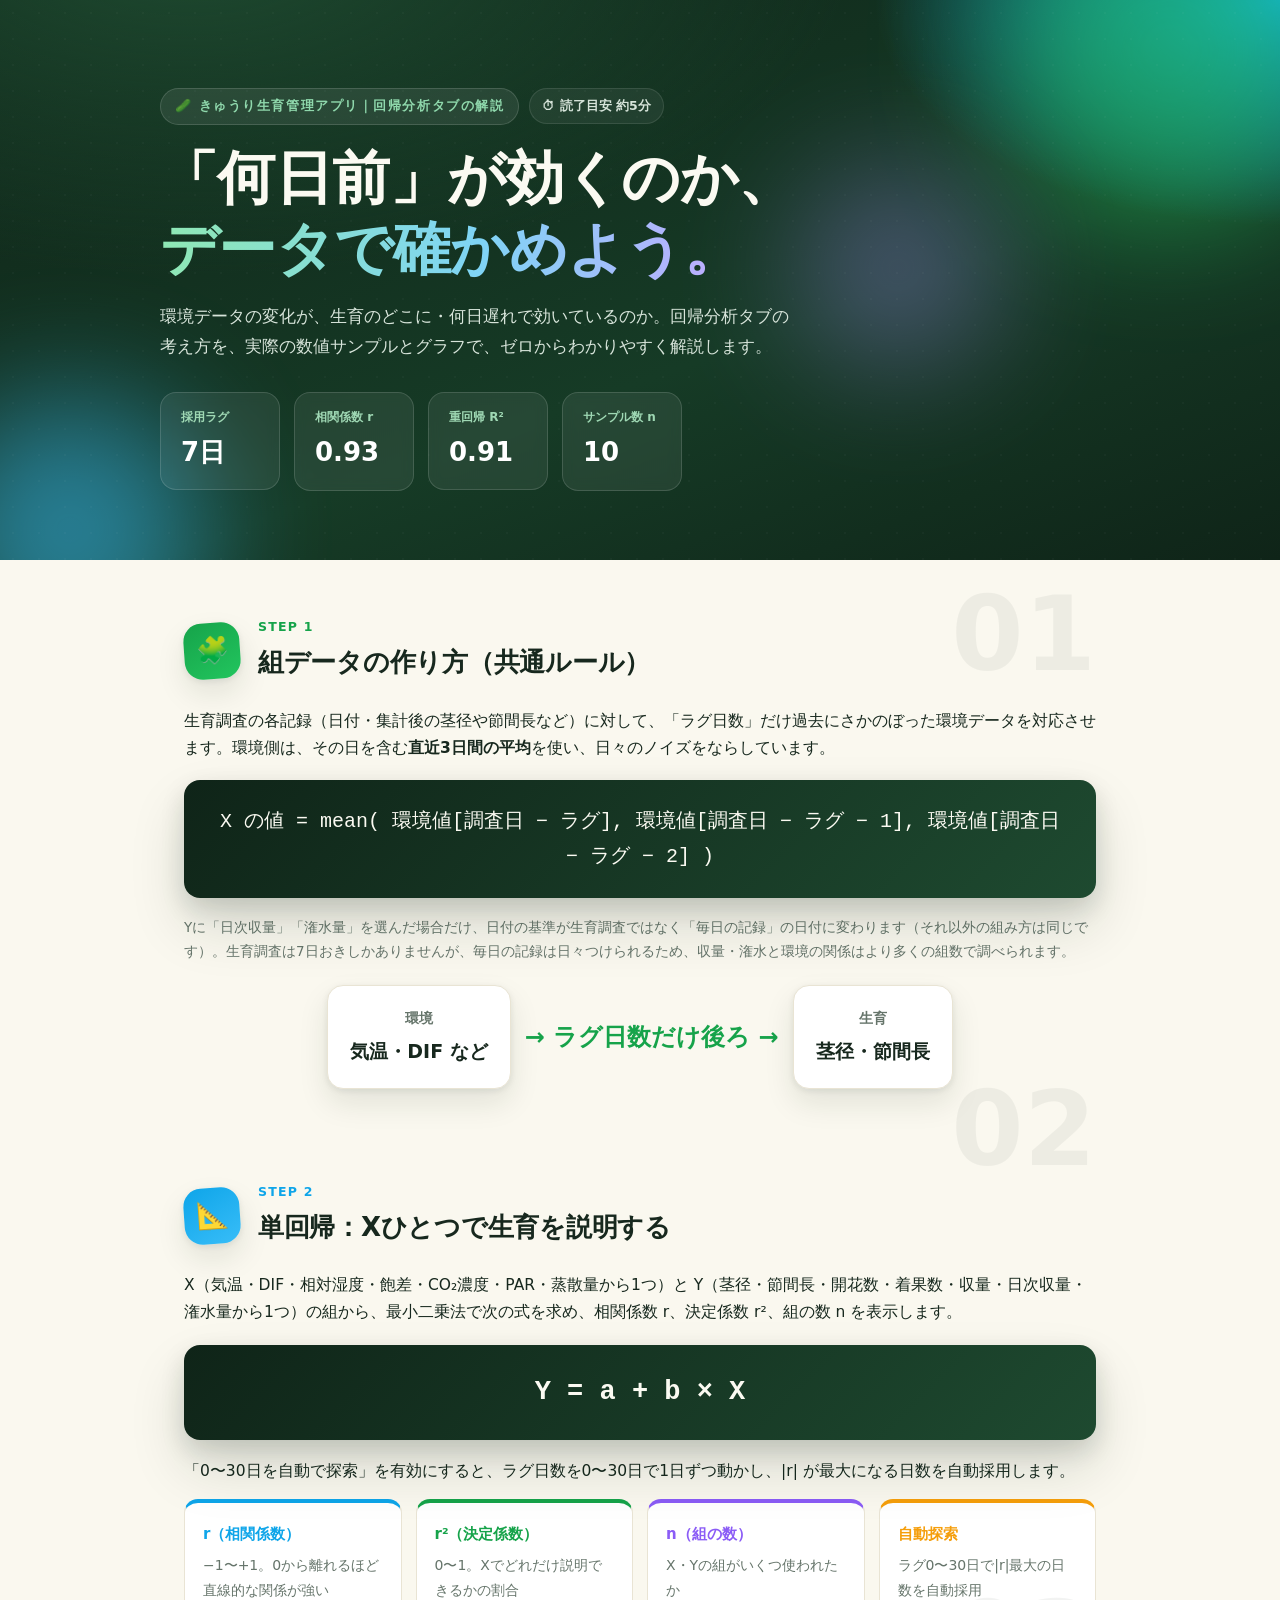
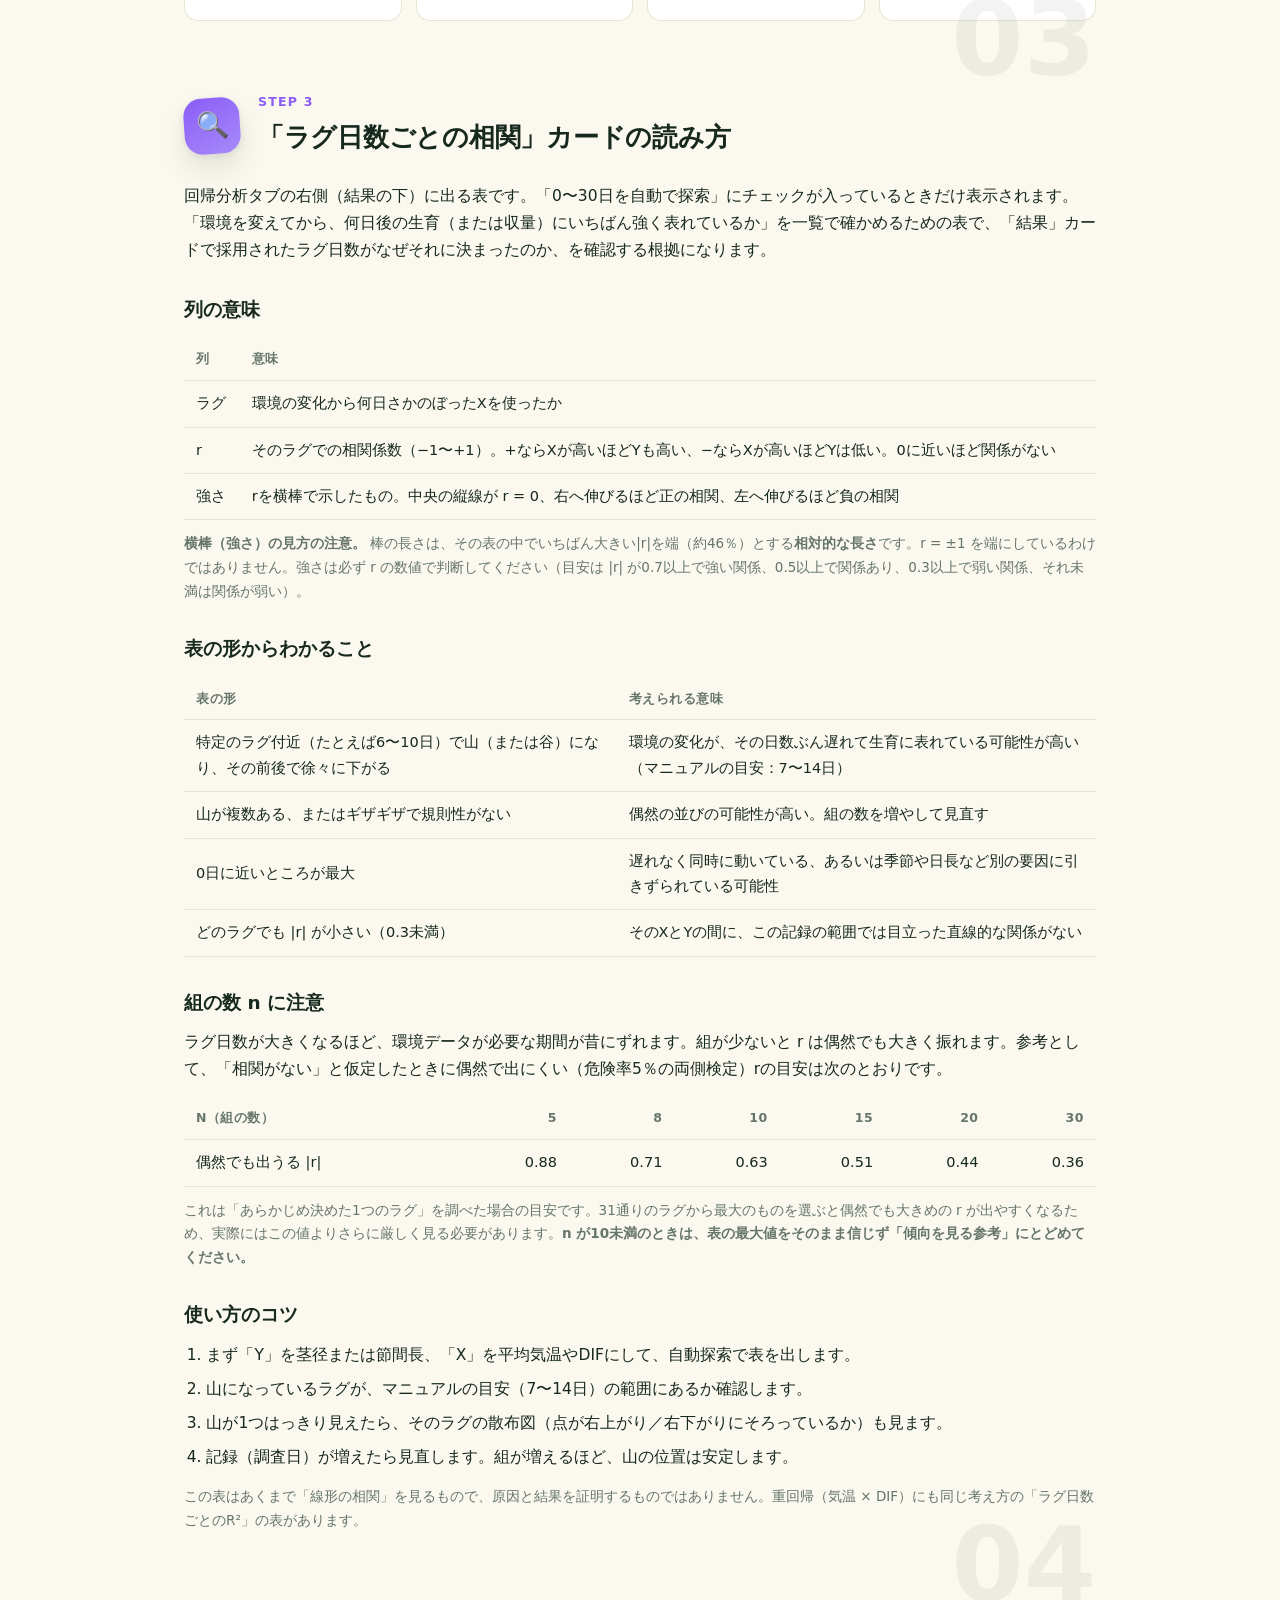
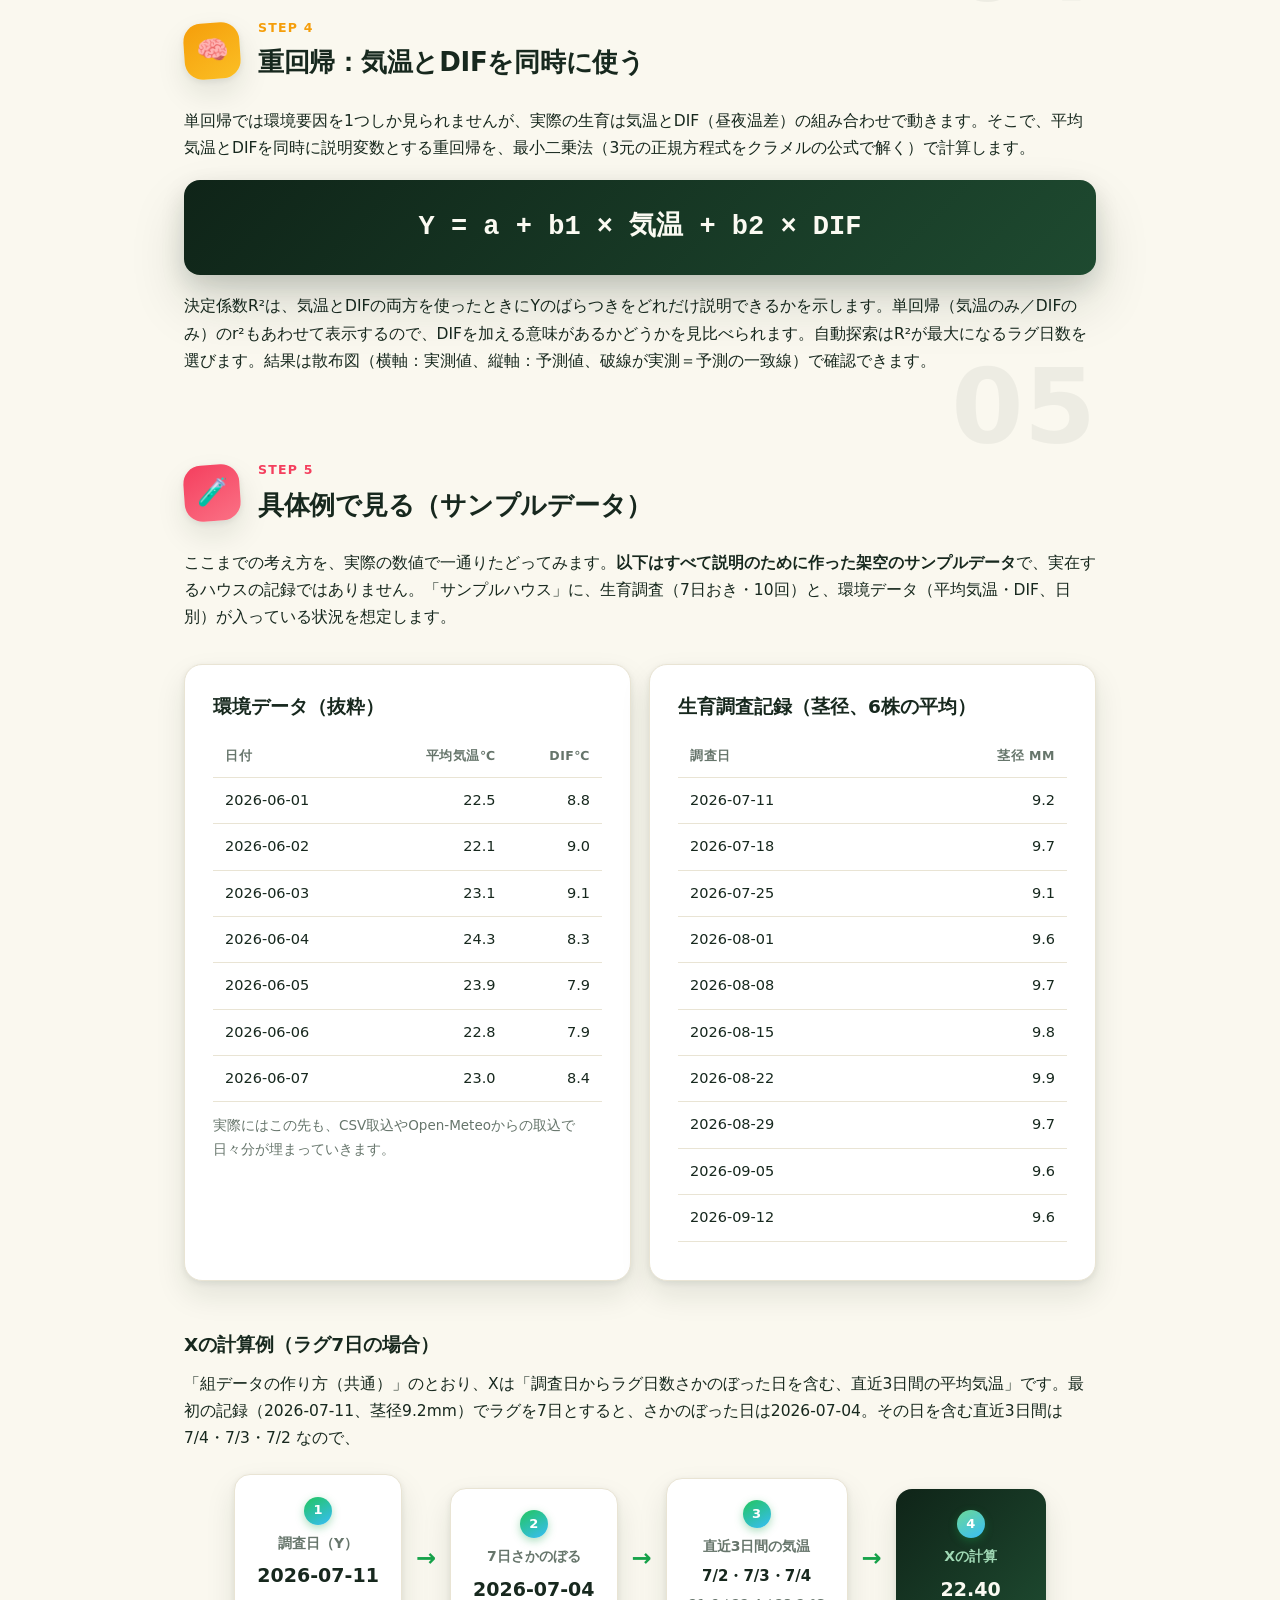
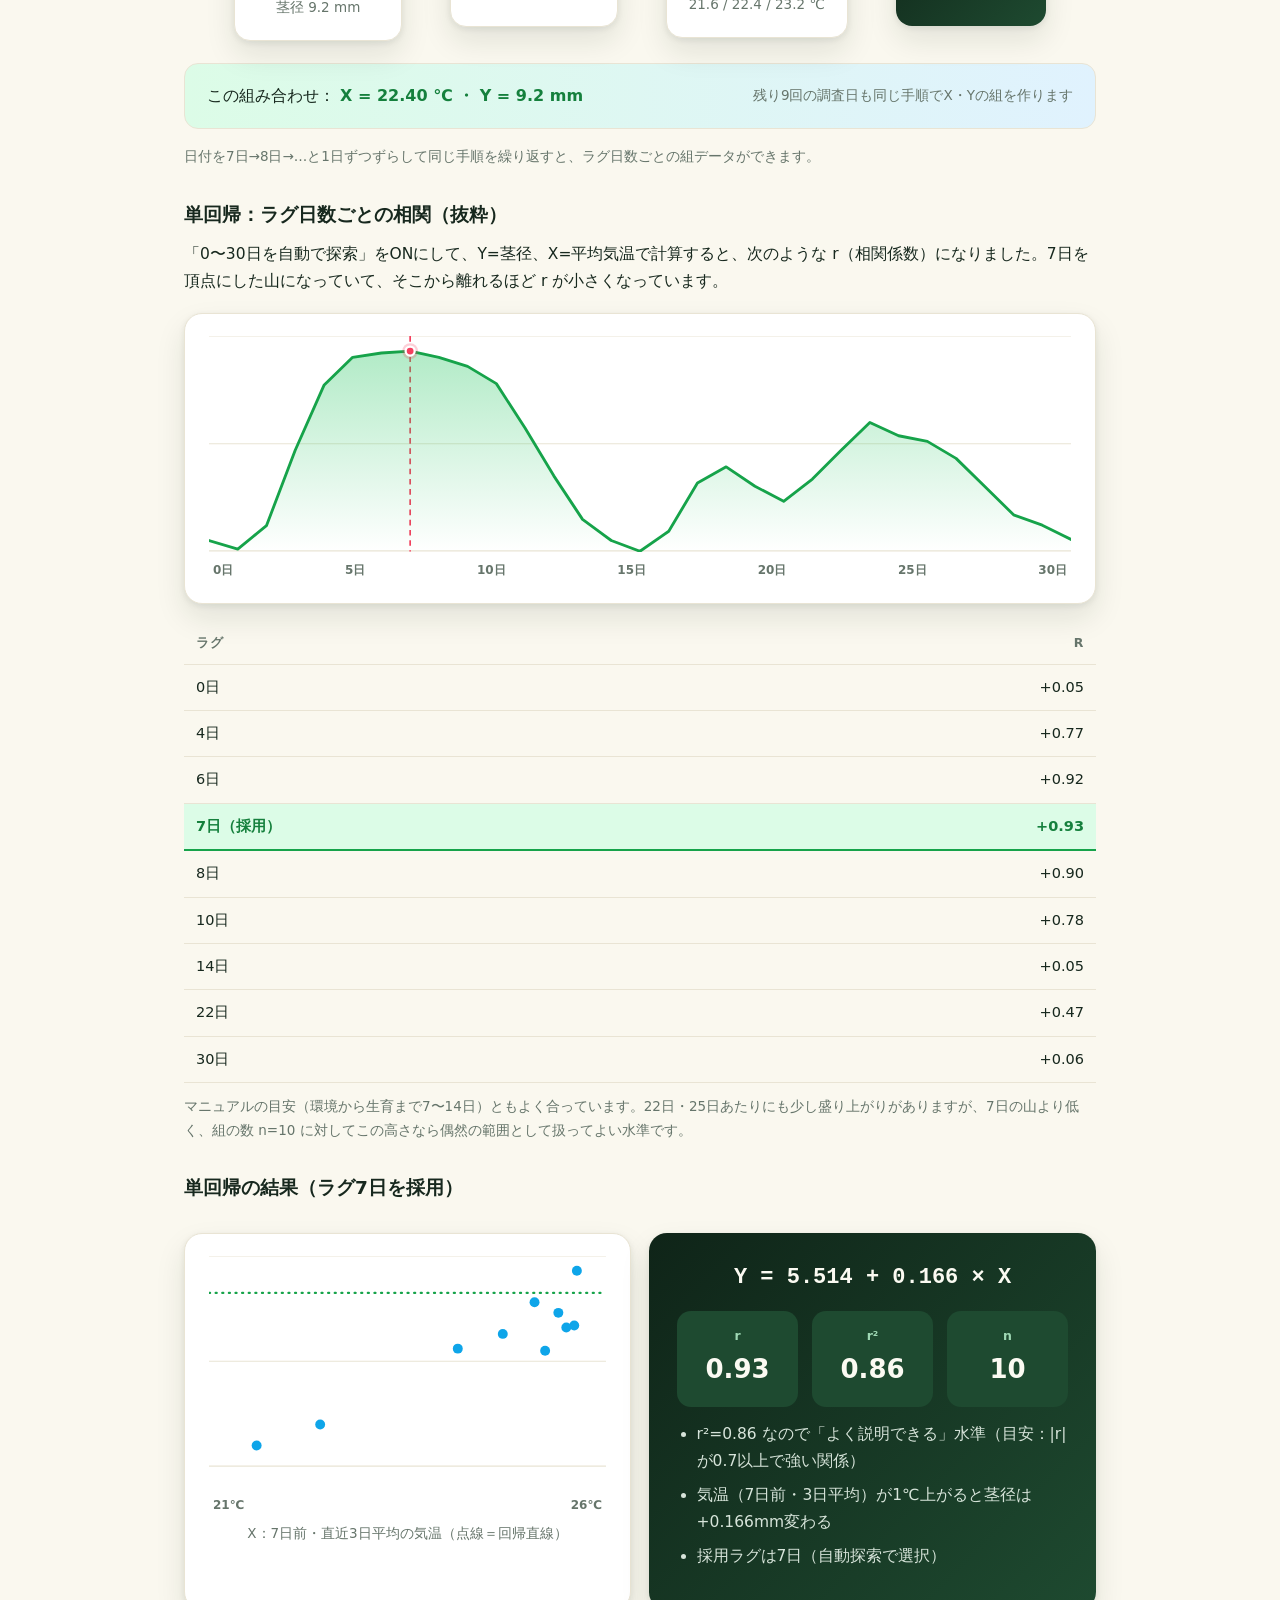
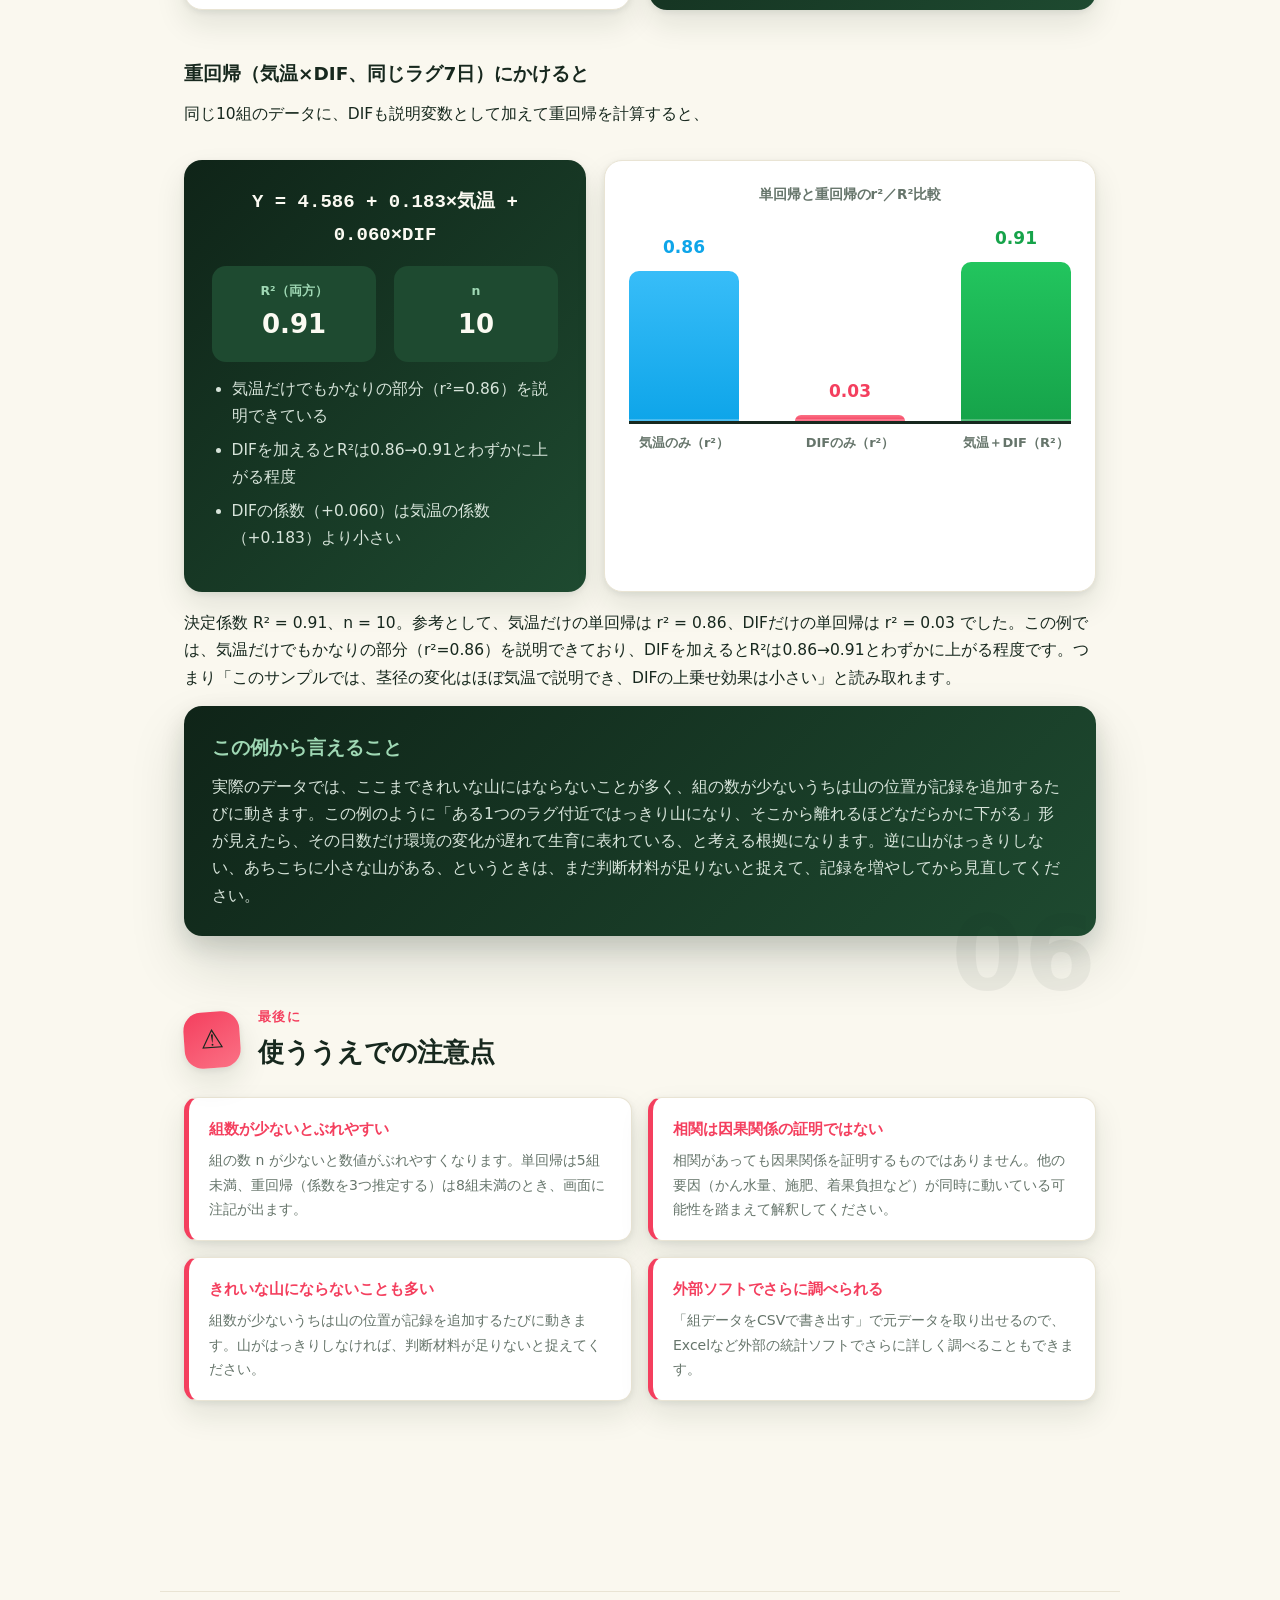
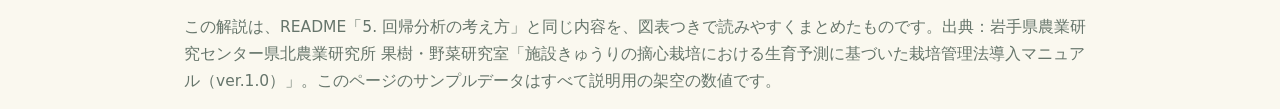
<file: doc/回帰分析の考え方.html>
<!DOCTYPE html>
<html lang="ja">
<head>
<meta charset="UTF-8">
<meta name="viewport" content="width=device-width, initial-scale=1">
<title>回帰分析の考え方｜きゅうり生育管理アプリ</title>
<style>
:root{
  --paper:#FAF8EF; --panel:#FFFFFF; --ink:#17281E; --mute:#66756B;
  --line:#E9E4D4;
  --leaf:#16A34A; --leaf2:#22C55E; --leaf-soft:#DCFCE7;
  --sky:#0EA5E9; --sky2:#38BDF8; --sky-soft:#E0F2FE;
  --coral:#F43F5E; --coral2:#FB7185; --coral-soft:#FFE4E6;
  --violet:#8B5CF6; --violet2:#A78BFA; --violet-soft:#EDE9FE;
  --amber:#F59E0B; --amber2:#FBBF24; --amber-soft:#FEF3C7;
  --forest:#15803D; --dark:#0F2418; --dark2:#163B26; --dark3:#1E4A30;
  --shadow:0 2px 6px rgba(15,36,24,.08),0 14px 30px rgba(15,36,24,.10);
  --shadow-lg:0 10px 24px rgba(15,36,24,.14),0 28px 56px rgba(15,36,24,.14);
}
@media(prefers-color-scheme:dark){
  :root{
    --paper:#0D0F0C; --panel:#171A16; --ink:#E7ECE4; --mute:#9AA79B;
    --line:#2A2F27; --leaf:#4ADE80; --leaf2:#22C55E; --leaf-soft:rgba(74,222,128,.14);
    --sky:#38BDF8; --sky2:#0EA5E9; --sky-soft:rgba(56,189,248,.14);
    --coral:#FB7185; --coral2:#F43F5E; --coral-soft:rgba(251,113,133,.16);
    --violet:#A78BFA; --violet2:#8B5CF6; --violet-soft:rgba(167,139,250,.16);
    --amber:#FBBF24; --amber2:#F59E0B; --amber-soft:rgba(251,191,36,.16);
    --forest:#4ADE80; --dark:#081209; --dark2:#0F2418; --dark3:#163B26;
    --shadow:0 2px 6px rgba(0,0,0,.35),0 14px 30px rgba(0,0,0,.35);
    --shadow-lg:0 10px 24px rgba(0,0,0,.45),0 28px 56px rgba(0,0,0,.4);
  }
}
*{box-sizing:border-box}
html{scroll-behavior:smooth}
html,body{margin:0;padding:0}
body{
  font-family:"Hiragino Kaku Gothic ProN","Yu Gothic Medium","Yu Gothic",Meiryo,system-ui,sans-serif;
  background:var(--paper); color:var(--ink); line-height:1.75; -webkit-font-smoothing:antialiased;
  overflow-x:hidden;
}
.wrap{max-width:960px;margin:0 auto;padding:0 24px 100px;position:relative}
a{color:var(--sky)}
b{font-weight:800}

/* ---- 進捗バー ---- */
.progress{position:fixed;top:0;left:0;height:4px;width:0%;z-index:60;
  background:linear-gradient(90deg,var(--leaf2),var(--sky2),var(--violet2));transition:width .08s linear}

/* ---- 固定ミニナビ ---- */
.mininav{position:fixed;top:0;left:0;right:0;z-index:50;display:flex;align-items:center;gap:10px;
  padding:10px 20px;background:rgba(15,36,24,.86);backdrop-filter:blur(10px);-webkit-backdrop-filter:blur(10px);
  transform:translateY(-110%);transition:transform .35s cubic-bezier(.4,0,.2,1);color:#FBFAF2}
.mininav.show{transform:translateY(4px)}
.mininav .mn-title{font-weight:800;font-size:14px;white-space:nowrap;flex:none;opacity:.9}
.mininav .mn-links{display:flex;gap:6px;overflow-x:auto;scrollbar-width:none}
.mininav .mn-links::-webkit-scrollbar{display:none}
.mininav .mn-links a{flex:none;font-size:12.5px;font-weight:700;color:#C9D6CC;text-decoration:none;
  padding:7px 12px;border-radius:999px;white-space:nowrap;transition:.2s}
.mininav .mn-links a:hover{background:rgba(255,255,255,.08);color:#fff}
.mininav .mn-links a.on{background:var(--leaf2);color:#0F2418}

/* ---- ヒーロー ---- */
header.hero{position:relative;overflow:hidden;
  background:radial-gradient(1200px 600px at 15% -10%, #1E4A30 0%, transparent 55%),
             radial-gradient(900px 500px at 100% 0%, #0EA5E9 0%, transparent 45%),
             linear-gradient(160deg, var(--dark) 0%, var(--dark2) 60%, var(--dark) 100%);
  color:#FBFAF2; padding:88px 24px 70px; margin-bottom:56px;}
header.hero::after{content:"";position:absolute;inset:0;
  background-image:radial-gradient(rgba(255,255,255,.05) 1.4px, transparent 1.4px);
  background-size:26px 26px; opacity:.5; pointer-events:none}
.blob{position:absolute;border-radius:50%;filter:blur(64px);opacity:.55;z-index:0;animation:float 13s ease-in-out infinite}
.blob.b1{width:340px;height:340px;background:var(--leaf2);top:-120px;right:-60px}
.blob.b2{width:260px;height:260px;background:var(--sky2);bottom:-100px;left:-60px;animation-delay:-4s}
.blob.b3{width:200px;height:200px;background:var(--violet2);top:30%;right:22%;animation-delay:-8s;opacity:.35}
@keyframes float{0%,100%{transform:translate(0,0) scale(1)}50%{transform:translate(-18px,24px) scale(1.08)}}
header.hero .inner{max-width:960px;margin:0 auto;position:relative;z-index:1}
.eyebrow-row{display:flex;align-items:center;gap:10px;flex-wrap:wrap;margin-bottom:18px}
p.eyebrow{font-size:13px;font-weight:800;letter-spacing:.12em;color:#8FD8AC;margin:0;
  background:rgba(255,255,255,.08);padding:6px 14px;border-radius:999px;border:1px solid rgba(255,255,255,.14)}
.readtime{font-size:12.5px;font-weight:700;color:#D7E4DA;background:rgba(255,255,255,.06);
  padding:6px 12px;border-radius:999px;border:1px solid rgba(255,255,255,.1)}
header.hero h1{font-size:clamp(34px,6vw,58px);margin:0 0 18px;line-height:1.22;font-weight:900;letter-spacing:-.01em}
header.hero h1 .pop{background:linear-gradient(90deg,#8FE8B4,#7FD4F5 55%,#C3A9FF);
  -webkit-background-clip:text;background-clip:text;color:transparent}
header.hero p.lead{font-size:17px;color:#D7E4DA;max-width:640px;margin:0 0 30px}
.hero-stats{display:flex;gap:14px;flex-wrap:wrap}
.hstat{background:rgba(255,255,255,.07);border:1px solid rgba(255,255,255,.14);border-radius:16px;
  padding:14px 20px;min-width:120px;backdrop-filter:blur(6px)}
.hstat .k{display:block;font-size:12px;color:#9FD8B4;font-weight:700;margin-bottom:2px}
.hstat .v{font-size:26px;font-weight:900;color:#fff}

/* ---- セクション共通 ---- */
.sec{padding-top:70px;position:relative}
.sec:first-of-type{padding-top:0}
.sec-head{display:flex;align-items:center;gap:18px;margin-bottom:22px;position:relative}
.sec-badge{width:56px;height:56px;border-radius:18px;flex:none;display:grid;place-items:center;font-size:26px;
  background:linear-gradient(150deg,var(--c1),var(--c2));box-shadow:var(--shadow);transform:rotate(-4deg)}
.sec-eyebrow{margin:0 0 2px;font-size:12.5px;font-weight:800;letter-spacing:.1em;color:var(--c1);text-transform:uppercase}
h2{font-size:26px;margin:0;color:var(--ink);font-weight:900;letter-spacing:-.01em}
.ghost-num{position:absolute;right:0;top:-34px;font-size:104px;font-weight:900;color:var(--ink);
  opacity:.05;line-height:1;z-index:-1;user-select:none;pointer-events:none}
h3{font-size:18.5px;margin:30px 0 10px;color:var(--ink);font-weight:800}
p{margin:0 0 14px;font-size:15.5px}
.note{color:var(--mute);font-size:13.5px}
ul,ol{margin:0 0 14px;padding-left:1.4em}
li{margin-bottom:7px;font-size:15.5px}

/* ---- カード類 ---- */
.panel{background:var(--panel);border:1px solid var(--line);border-radius:18px;padding:26px 28px;
  box-shadow:var(--shadow);margin:18px 0;transition:transform .25s ease,box-shadow .25s ease}
.formula{
  position:relative;background:linear-gradient(135deg,var(--dark) 0%,var(--dark3) 100%);color:#FBFAF2;
  border-radius:16px;padding:24px 26px;text-align:center;
  font-family:"SFMono-Regular",Consolas,Menlo,monospace;font-size:20px;margin:18px 0;overflow-x:auto;
  box-shadow:var(--shadow-lg)}
.formula.big{font-size:27px;font-weight:700}
table{border-collapse:collapse;width:100%;font-size:14.5px;margin:12px 0}
th,td{padding:10px 12px;border-bottom:1px solid var(--line);text-align:right}
th:first-child,td:first-child{text-align:left}
th{color:var(--mute);font-weight:800;font-size:12.5px;text-transform:uppercase;letter-spacing:.04em}
tbody tr{transition:background .15s}
tbody tr:hover{background:var(--leaf-soft)}
tr.hl td{background:var(--leaf-soft);font-weight:800;color:var(--forest);border-bottom:2px solid var(--leaf)}
.grid2{display:grid;grid-template-columns:1fr 1fr;gap:18px}
.grid3{display:grid;grid-template-columns:repeat(3,1fr);gap:14px}
.grid4{display:grid;grid-template-columns:repeat(4,1fr);gap:14px}
@media(max-width:720px){.grid2,.grid3,.grid4{grid-template-columns:1fr}}
.term{background:var(--panel);border:1px solid var(--line);border-radius:14px;padding:18px 18px;
  border-top:4px solid var(--tc,var(--sky));transition:transform .2s ease,box-shadow .2s ease}
.term:hover{transform:translateY(-4px);box-shadow:var(--shadow)}
.term h4{margin:0 0 6px;font-size:15px;color:var(--tc,var(--sky));font-weight:800}
.term p{margin:0;font-size:14px;color:var(--mute)}
.stat{background:var(--dark3);border-radius:14px;padding:14px 18px;text-align:center;color:#FBFAF2}
.stat .k{font-size:12.5px;color:#9FD8B4;display:block;font-weight:700}
.stat .v{font-size:26px;font-weight:900}
.flow{display:flex;align-items:center;gap:14px;flex-wrap:wrap;justify-content:center;margin:22px 0}
.flow .card{background:var(--panel);border:1px solid var(--line);border-radius:16px;padding:20px 22px;text-align:center;
  min-width:150px;box-shadow:var(--shadow);transition:transform .2s ease}
.flow .card:hover{transform:translateY(-4px) scale(1.02)}
.flow .card h4{margin:0 0 4px;font-size:14px;color:var(--mute);font-weight:700}
.flow .card .big{font-size:19px;font-weight:800}
.flow .arrow{font-size:24px;color:var(--leaf);font-weight:900}
.badge{display:inline-flex;align-items:center;justify-content:center;width:28px;height:28px;border-radius:14px;
  background:linear-gradient(150deg,var(--leaf2),var(--sky2));color:#fff;font-size:13px;font-weight:900;margin-bottom:6px;
  box-shadow:0 3px 8px rgba(22,163,74,.35)}
.callout{background:linear-gradient(90deg,var(--leaf-soft),var(--sky-soft));border-radius:14px;padding:18px 22px;
  display:flex;justify-content:space-between;gap:16px;flex-wrap:wrap;align-items:center;margin:16px 0;
  border:1px solid var(--line)}
.callout b{color:var(--forest)}
.warn-list{display:grid;grid-template-columns:1fr 1fr;gap:16px;margin:20px 0}
@media(max-width:720px){.warn-list{grid-template-columns:1fr}}
.warn-list .item{background:var(--panel);border:1px solid var(--line);border-left:5px solid var(--coral);
  border-radius:14px;padding:18px 20px;box-shadow:var(--shadow);transition:transform .2s ease}
.warn-list .item:hover{transform:translateY(-3px)}
.warn-list .item h4{margin:0 0 6px;font-size:15px;color:var(--coral);font-weight:800;display:flex;align-items:center;gap:8px}
.warn-list .item p{margin:0;font-size:14px;color:var(--mute)}
.chartbox{background:var(--panel);border:1px solid var(--line);border-radius:18px;padding:22px 24px;
  box-shadow:var(--shadow);margin:18px 0}
.chartbox svg{width:100%;height:auto;display:block}
.axis-x{display:flex;justify-content:space-between;font-size:12px;color:var(--mute);padding:8px 4px 0;font-weight:600}
.bars{display:flex;justify-content:center;gap:56px;align-items:flex-end;padding:12px 0 0}
.bars .col{display:flex;flex-direction:column;align-items:center;gap:8px;width:110px}
.bars .bar{width:100%;border-radius:10px 10px 0 0;box-shadow:0 -2px 0 rgba(255,255,255,.25) inset}
.bars .val{font-size:17px;font-weight:900}
.bars-labels{display:flex;justify-content:center;gap:56px;border-top:3px solid var(--ink);padding-top:8px;margin-top:0}
.bars-labels span{width:110px;text-align:center;font-size:13px;color:var(--mute);font-weight:600}
.takeaway{background:linear-gradient(135deg,var(--dark) 0%,var(--dark3) 100%);color:#FBFAF2;border:none;
  border-radius:18px;padding:26px 28px;box-shadow:var(--shadow-lg)}
.takeaway h3{color:#9FD8B4;margin-top:0}
.takeaway p{color:#D7E4DA}

/* ---- 出現アニメーション ---- */
.reveal{opacity:0;transform:translateY(22px);transition:opacity .6s ease,transform .6s ease}
.reveal.in{opacity:1;transform:translateY(0)}

/* ---- トップへ戻る ---- */
.totop{position:fixed;right:22px;bottom:22px;width:52px;height:52px;border-radius:50%;
  background:linear-gradient(150deg,var(--leaf2),var(--sky2));color:#fff;display:grid;place-items:center;
  font-size:20px;box-shadow:var(--shadow-lg);border:none;cursor:pointer;opacity:0;pointer-events:none;
  transform:translateY(12px);transition:opacity .3s ease,transform .3s ease;z-index:55}
.totop.show{opacity:1;pointer-events:auto;transform:translateY(0)}
.totop:hover{filter:brightness(1.08)}

footer.pagefoot{max-width:960px;margin:70px auto 0;padding:0 24px;color:var(--mute);font-size:13px;
  border-top:1px solid var(--line);padding-top:22px}

@media(max-width:640px){
  .sec-badge{width:46px;height:46px;font-size:21px;border-radius:14px}
  h2{font-size:21px}
  .ghost-num{font-size:64px;top:-18px}
  header.hero{padding:70px 20px 54px}
}
</style>
</head>
<body>

<div class="progress" id="progress"></div>
<nav class="mininav" id="mininav">
  <span class="mn-title">🥒 回帰分析の考え方</span>
  <div class="mn-links" id="mnlinks">
    <a href="#pairing">🧩 組む</a>
    <a href="#single">📐 単回帰</a>
    <a href="#reading-card">🔍 表の見方</a>
    <a href="#multi">🧠 重回帰</a>
    <a href="#example">🧪 具体例</a>
    <a href="#caution">⚠️ 注意点</a>
  </div>
</nav>

<header class="hero">
  <div class="blob b1"></div>
  <div class="blob b2"></div>
  <div class="blob b3"></div>
  <div class="inner">
    <div class="eyebrow-row">
      <p class="eyebrow">🥒 きゅうり生育管理アプリ｜回帰分析タブの解説</p>
      <span class="readtime">⏱ 読了目安 約5分</span>
    </div>
    <h1>「何日前」が効くのか、<br><span class="pop">データで確かめよう。</span></h1>
    <p class="lead">環境データの変化が、生育のどこに・何日遅れで効いているのか。回帰分析タブの考え方を、実際の数値サンプルとグラフで、ゼロからわかりやすく解説します。</p>
    <div class="hero-stats">
      <div class="hstat"><span class="k">採用ラグ</span><span class="v">7日</span></div>
      <div class="hstat"><span class="k">相関係数 r</span><span class="v">0.93</span></div>
      <div class="hstat"><span class="k">重回帰 R²</span><span class="v">0.91</span></div>
      <div class="hstat"><span class="k">サンプル数 n</span><span class="v">10</span></div>
    </div>
  </div>
</header>

<div class="wrap">

<section class="sec reveal" id="pairing">
  <span class="ghost-num">01</span>
  <div class="sec-head" style="--c1:var(--leaf);--c2:var(--leaf2)">
    <div class="sec-badge">🧩</div>
    <div><p class="sec-eyebrow">STEP 1</p><h2>組データの作り方（共通ルール）</h2></div>
  </div>
  <p>生育調査の各記録（日付・集計後の茎径や節間長など）に対して、「ラグ日数」だけ過去にさかのぼった環境データを対応させます。環境側は、その日を含む<b>直近3日間の平均</b>を使い、日々のノイズをならしています。</p>
  <div class="formula">X の値 = mean( 環境値[調査日 − ラグ], 環境値[調査日 − ラグ − 1], 環境値[調査日 − ラグ − 2] )</div>
  <p class="note">Yに「日次収量」「潅水量」を選んだ場合だけ、日付の基準が生育調査ではなく「毎日の記録」の日付に変わります（それ以外の組み方は同じです）。生育調査は7日おきしかありませんが、毎日の記録は日々つけられるため、収量・潅水と環境の関係はより多くの組数で調べられます。</p>
  <div class="flow">
    <div class="card"><h4>環境</h4><div class="big">気温・DIF など</div></div>
    <div class="arrow">→ ラグ日数だけ後ろ →</div>
    <div class="card"><h4>生育</h4><div class="big">茎径・節間長</div></div>
  </div>
</section>

<section class="sec reveal" id="single">
  <span class="ghost-num">02</span>
  <div class="sec-head" style="--c1:var(--sky);--c2:var(--sky2)">
    <div class="sec-badge">📐</div>
    <div><p class="sec-eyebrow">STEP 2</p><h2>単回帰：Xひとつで生育を説明する</h2></div>
  </div>
  <p>X（気温・DIF・相対湿度・飽差・CO₂濃度・PAR・蒸散量から1つ）と Y（茎径・節間長・開花数・着果数・収量・日次収量・潅水量から1つ）の組から、最小二乗法で次の式を求め、相関係数 r、決定係数 r²、組の数 n を表示します。</p>
  <div class="formula big">Y = a + b × X</div>
  <p>「0〜30日を自動で探索」を有効にすると、ラグ日数を0〜30日で1日ずつ動かし、|r| が最大になる日数を自動採用します。</p>
  <div class="grid4">
    <div class="term" style="--tc:var(--sky)"><h4>r（相関係数）</h4><p>−1〜+1。0から離れるほど直線的な関係が強い</p></div>
    <div class="term" style="--tc:var(--leaf)"><h4>r²（決定係数）</h4><p>0〜1。Xでどれだけ説明できるかの割合</p></div>
    <div class="term" style="--tc:var(--violet)"><h4>n（組の数）</h4><p>X・Yの組がいくつ使われたか</p></div>
    <div class="term" style="--tc:var(--amber)"><h4>自動探索</h4><p>ラグ0〜30日で|r|最大の日数を自動採用</p></div>
  </div>
</section>

<section class="sec reveal" id="reading-card">
  <span class="ghost-num">03</span>
  <div class="sec-head" style="--c1:var(--violet);--c2:var(--violet2)">
    <div class="sec-badge">🔍</div>
    <div><p class="sec-eyebrow">STEP 3</p><h2>「ラグ日数ごとの相関」カードの読み方</h2></div>
  </div>
  <p>回帰分析タブの右側（結果の下）に出る表です。「0〜30日を自動で探索」にチェックが入っているときだけ表示されます。「環境を変えてから、何日後の生育（または収量）にいちばん強く表れているか」を一覧で確かめるための表で、「結果」カードで採用されたラグ日数がなぜそれに決まったのか、を確認する根拠になります。</p>

  <h3>列の意味</h3>
  <table>
    <tr><th>列</th><th style="text-align:left">意味</th></tr>
    <tr><td>ラグ</td><td style="text-align:left">環境の変化から何日さかのぼったXを使ったか</td></tr>
    <tr><td>r</td><td style="text-align:left">そのラグでの相関係数（−1〜+1）。+ならXが高いほどYも高い、−ならXが高いほどYは低い。0に近いほど関係がない</td></tr>
    <tr><td>強さ</td><td style="text-align:left">rを横棒で示したもの。中央の縦線が r = 0、右へ伸びるほど正の相関、左へ伸びるほど負の相関</td></tr>
  </table>
  <p class="note"><b>横棒（強さ）の見方の注意。</b> 棒の長さは、その表の中でいちばん大きい|r|を端（約46％）とする<b>相対的な長さ</b>です。r = ±1 を端にしているわけではありません。強さは必ず r の数値で判断してください（目安は |r| が0.7以上で強い関係、0.5以上で関係あり、0.3以上で弱い関係、それ未満は関係が弱い）。</p>

  <h3>表の形からわかること</h3>
  <table>
    <tr><th style="text-align:left">表の形</th><th style="text-align:left">考えられる意味</th></tr>
    <tr><td style="text-align:left">特定のラグ付近（たとえば6〜10日）で山（または谷）になり、その前後で徐々に下がる</td><td style="text-align:left">環境の変化が、その日数ぶん遅れて生育に表れている可能性が高い（マニュアルの目安：7〜14日）</td></tr>
    <tr><td style="text-align:left">山が複数ある、またはギザギザで規則性がない</td><td style="text-align:left">偶然の並びの可能性が高い。組の数を増やして見直す</td></tr>
    <tr><td style="text-align:left">0日に近いところが最大</td><td style="text-align:left">遅れなく同時に動いている、あるいは季節や日長など別の要因に引きずられている可能性</td></tr>
    <tr><td style="text-align:left">どのラグでも |r| が小さい（0.3未満）</td><td style="text-align:left">そのXとYの間に、この記録の範囲では目立った直線的な関係がない</td></tr>
  </table>

  <h3>組の数 n に注意</h3>
  <p>ラグ日数が大きくなるほど、環境データが必要な期間が昔にずれます。組が少ないと r は偶然でも大きく振れます。参考として、「相関がない」と仮定したときに偶然で出にくい（危険率5％の両側検定）rの目安は次のとおりです。</p>
  <table>
    <tr><th style="text-align:left">n（組の数）</th><th>5</th><th>8</th><th>10</th><th>15</th><th>20</th><th>30</th></tr>
    <tr><td style="text-align:left">偶然でも出うる |r|</td><td>0.88</td><td>0.71</td><td>0.63</td><td>0.51</td><td>0.44</td><td>0.36</td></tr>
  </table>
  <p class="note">これは「あらかじめ決めた1つのラグ」を調べた場合の目安です。31通りのラグから最大のものを選ぶと偶然でも大きめの r が出やすくなるため、実際にはこの値よりさらに厳しく見る必要があります。<b>n が10未満のときは、表の最大値をそのまま信じず「傾向を見る参考」にとどめてください。</b></p>

  <h3>使い方のコツ</h3>
  <ol>
    <li>まず「Y」を茎径または節間長、「X」を平均気温やDIFにして、自動探索で表を出します。</li>
    <li>山になっているラグが、マニュアルの目安（7〜14日）の範囲にあるか確認します。</li>
    <li>山が1つはっきり見えたら、そのラグの散布図（点が右上がり／右下がりにそろっているか）も見ます。</li>
    <li>記録（調査日）が増えたら見直します。組が増えるほど、山の位置は安定します。</li>
  </ol>
  <p class="note">この表はあくまで「線形の相関」を見るもので、原因と結果を証明するものではありません。重回帰（気温 × DIF）にも同じ考え方の「ラグ日数ごとのR²」の表があります。</p>
</section>

<section class="sec reveal" id="multi">
  <span class="ghost-num">04</span>
  <div class="sec-head" style="--c1:var(--amber);--c2:var(--amber2)">
    <div class="sec-badge">🧠</div>
    <div><p class="sec-eyebrow">STEP 4</p><h2>重回帰：気温とDIFを同時に使う</h2></div>
  </div>
  <p>単回帰では環境要因を1つしか見られませんが、実際の生育は気温とDIF（昼夜温差）の組み合わせで動きます。そこで、平均気温とDIFを同時に説明変数とする重回帰を、最小二乗法（3元の正規方程式をクラメルの公式で解く）で計算します。</p>
  <div class="formula big">Y = a + b1 × 気温 + b2 × DIF</div>
  <p>決定係数R²は、気温とDIFの両方を使ったときにYのばらつきをどれだけ説明できるかを示します。単回帰（気温のみ／DIFのみ）のr²もあわせて表示するので、DIFを加える意味があるかどうかを見比べられます。自動探索はR²が最大になるラグ日数を選びます。結果は散布図（横軸：実測値、縦軸：予測値、破線が実測＝予測の一致線）で確認できます。</p>
</section>

<section class="sec reveal" id="example">
  <span class="ghost-num">05</span>
  <div class="sec-head" style="--c1:var(--coral);--c2:var(--coral2)">
    <div class="sec-badge">🧪</div>
    <div><p class="sec-eyebrow">STEP 5</p><h2>具体例で見る（サンプルデータ）</h2></div>
  </div>
  <p>ここまでの考え方を、実際の数値で一通りたどってみます。<b>以下はすべて説明のために作った架空のサンプルデータ</b>で、実在するハウスの記録ではありません。「サンプルハウス」に、生育調査（7日おき・10回）と、環境データ（平均気温・DIF、日別）が入っている状況を想定します。</p>

  <div class="grid2">
    <div class="panel">
      <h3 style="margin-top:0">環境データ（抜粋）</h3>
      <table>
        <tr><th style="text-align:left">日付</th><th>平均気温℃</th><th>DIF℃</th></tr>
        <tr><td style="text-align:left">2026-06-01</td><td>22.5</td><td>8.8</td></tr>
        <tr><td style="text-align:left">2026-06-02</td><td>22.1</td><td>9.0</td></tr>
        <tr><td style="text-align:left">2026-06-03</td><td>23.1</td><td>9.1</td></tr>
        <tr><td style="text-align:left">2026-06-04</td><td>24.3</td><td>8.3</td></tr>
        <tr><td style="text-align:left">2026-06-05</td><td>23.9</td><td>7.9</td></tr>
        <tr><td style="text-align:left">2026-06-06</td><td>22.8</td><td>7.9</td></tr>
        <tr><td style="text-align:left">2026-06-07</td><td>23.0</td><td>8.4</td></tr>
      </table>
      <p class="note">実際にはこの先も、CSV取込やOpen-Meteoからの取込で日々分が埋まっていきます。</p>
    </div>
    <div class="panel">
      <h3 style="margin-top:0">生育調査記録（茎径、6株の平均）</h3>
      <table>
        <tr><th style="text-align:left">調査日</th><th>茎径 mm</th></tr>
        <tr><td style="text-align:left">2026-07-11</td><td>9.2</td></tr>
        <tr><td style="text-align:left">2026-07-18</td><td>9.7</td></tr>
        <tr><td style="text-align:left">2026-07-25</td><td>9.1</td></tr>
        <tr><td style="text-align:left">2026-08-01</td><td>9.6</td></tr>
        <tr><td style="text-align:left">2026-08-08</td><td>9.7</td></tr>
        <tr><td style="text-align:left">2026-08-15</td><td>9.8</td></tr>
        <tr><td style="text-align:left">2026-08-22</td><td>9.9</td></tr>
        <tr><td style="text-align:left">2026-08-29</td><td>9.7</td></tr>
        <tr><td style="text-align:left">2026-09-05</td><td>9.6</td></tr>
        <tr><td style="text-align:left">2026-09-12</td><td>9.6</td></tr>
      </table>
    </div>
  </div>

  <h3>Xの計算例（ラグ7日の場合）</h3>
  <p>「組データの作り方（共通）」のとおり、Xは「調査日からラグ日数さかのぼった日を含む、直近3日間の平均気温」です。最初の記録（2026-07-11、茎径9.2mm）でラグを7日とすると、さかのぼった日は2026-07-04。その日を含む直近3日間は7/4・7/3・7/2 なので、</p>
  <div class="flow">
    <div class="card"><div class="badge">1</div><h4>調査日（Y）</h4><div class="big">2026-07-11</div><p class="note" style="margin:4px 0 0">茎径 9.2 mm</p></div>
    <div class="arrow">→</div>
    <div class="card"><div class="badge">2</div><h4>7日さかのぼる</h4><div class="big">2026-07-04</div></div>
    <div class="arrow">→</div>
    <div class="card"><div class="badge">3</div><h4>直近3日間の気温</h4><div class="big" style="font-size:15px">7/2・7/3・7/4</div><p class="note" style="margin:4px 0 0">21.6 / 22.4 / 23.2 ℃</p></div>
    <div class="arrow">→</div>
    <div class="card" style="background:linear-gradient(135deg,var(--dark),var(--dark3));color:#FBFAF2;border:none"><div class="badge" style="background:linear-gradient(150deg,#6CD897,#38BDF8)">4</div><h4 style="color:#9FD8B4">Xの計算</h4><div class="big">22.40</div></div>
  </div>
  <div class="callout"><span>この組み合わせ： <b>X = 22.40 ℃ ・ Y = 9.2 mm</b></span><span class="note">残り9回の調査日も同じ手順でX・Yの組を作ります</span></div>
  <p class="note">日付を7日→8日→…と1日ずつずらして同じ手順を繰り返すと、ラグ日数ごとの組データができます。</p>

  <h3>単回帰：ラグ日数ごとの相関（抜粋）</h3>
  <p>「0〜30日を自動で探索」をONにして、Y=茎径、X=平均気温で計算すると、次のような r（相関係数）になりました。7日を頂点にした山になっていて、そこから離れるほど r が小さくなっています。</p>
  <div class="chartbox">
    <svg viewBox="0 0 1520 380" role="img" aria-label="ラグ日数ごとの相関係数rの推移（0〜30日、山は7日でピーク）">
      <defs>
        <linearGradient id="areaGrad" x1="0" y1="0" x2="0" y2="1">
          <stop offset="0%" stop-color="var(--leaf2)" stop-opacity="0.35"/>
          <stop offset="100%" stop-color="var(--leaf2)" stop-opacity="0"/>
        </linearGradient>
      </defs>
      <line x1="0" y1="0" x2="1520" y2="0" stroke="var(--line)" stroke-width="2"/>
      <line x1="0" y1="190" x2="1520" y2="190" stroke="var(--line)" stroke-width="2"/>
      <line x1="0" y1="379" x2="1520" y2="379" stroke="var(--line)" stroke-width="2"/>
      <line x1="354.7" y1="0" x2="354.7" y2="380" stroke="var(--coral)" stroke-width="3" stroke-dasharray="10 8"/>
      <polygon points="0.0,360.6 50.7,375.8 101.3,334.4 152.0,201.4 202.7,87.0 253.3,37.6 304.0,30.0 354.7,26.6 405.3,37.6 456.0,53.6 506.7,84.0 557.3,162.3 608.0,246.6 658.7,323.4 709.3,360.6 760.0,379.6 810.7,344.3 861.3,259.2 912.0,230.7 962.7,264.9 1013.3,291.5 1064.0,252.3 1114.7,201.4 1165.3,152.4 1216.0,175.9 1266.7,185.8 1317.3,215.8 1368.0,265.2 1418.7,315.4 1469.3,333.6 1520.0,358.7 1520,380 0,380" fill="url(#areaGrad)"/>
      <polyline points="0.0,360.6 50.7,375.8 101.3,334.4 152.0,201.4 202.7,87.0 253.3,37.6 304.0,30.0 354.7,26.6 405.3,37.6 456.0,53.6 506.7,84.0 557.3,162.3 608.0,246.6 658.7,323.4 709.3,360.6 760.0,379.6 810.7,344.3 861.3,259.2 912.0,230.7 962.7,264.9 1013.3,291.5 1064.0,252.3 1114.7,201.4 1165.3,152.4 1216.0,175.9 1266.7,185.8 1317.3,215.8 1368.0,265.2 1418.7,315.4 1469.3,333.6 1520.0,358.7" fill="none" stroke="var(--leaf)" stroke-width="5" stroke-linejoin="round" stroke-linecap="round"/>
      <circle cx="354.7" cy="26.6" r="14" fill="var(--coral)" fill-opacity="0.25"/>
      <circle cx="354.7" cy="26.6" r="8" fill="var(--coral)" stroke="var(--panel)" stroke-width="4"/>
    </svg>
    <div class="axis-x"><span>0日</span><span>5日</span><span>10日</span><span>15日</span><span>20日</span><span>25日</span><span>30日</span></div>
  </div>
  <table>
    <tr><th style="text-align:left">ラグ</th><th>r</th></tr>
    <tr><td style="text-align:left">0日</td><td>+0.05</td></tr>
    <tr><td style="text-align:left">4日</td><td>+0.77</td></tr>
    <tr><td style="text-align:left">6日</td><td>+0.92</td></tr>
    <tr class="hl"><td style="text-align:left">7日（採用）</td><td>+0.93</td></tr>
    <tr><td style="text-align:left">8日</td><td>+0.90</td></tr>
    <tr><td style="text-align:left">10日</td><td>+0.78</td></tr>
    <tr><td style="text-align:left">14日</td><td>+0.05</td></tr>
    <tr><td style="text-align:left">22日</td><td>+0.47</td></tr>
    <tr><td style="text-align:left">30日</td><td>+0.06</td></tr>
  </table>
  <p class="note">マニュアルの目安（環境から生育まで7〜14日）ともよく合っています。22日・25日あたりにも少し盛り上がりがありますが、7日の山より低く、組の数 n=10 に対してこの高さなら偶然の範囲として扱ってよい水準です。</p>

  <h3>単回帰の結果（ラグ7日を採用）</h3>
  <div class="grid2">
    <div class="chartbox">
      <svg viewBox="0 0 720 420" role="img" aria-label="平均気温Xと茎径Yの散布図と回帰直線">
        <line x1="0" y1="0" x2="720" y2="0" stroke="var(--line)" stroke-width="2"/>
        <line x1="0" y1="191" x2="720" y2="191" stroke="var(--line)" stroke-width="2"/>
        <line x1="0" y1="381" x2="720" y2="381" stroke="var(--line)" stroke-width="2"/>
        <line x1="0" y1="66.9" x2="720" y2="66.9" stroke="var(--leaf)" stroke-width="4" stroke-dasharray="2 10" stroke-linecap="round"/>
        <circle cx="201.6" cy="305.5" r="9" fill="var(--sky)"/>
        <circle cx="662.4" cy="126.0" r="9" fill="var(--sky)"/>
        <circle cx="86.4" cy="343.6" r="9" fill="var(--sky)"/>
        <circle cx="451.2" cy="168.0" r="9" fill="var(--sky)"/>
        <circle cx="633.6" cy="103.1" r="9" fill="var(--sky)"/>
        <circle cx="590.4" cy="84.0" r="9" fill="var(--sky)"/>
        <circle cx="667.2" cy="26.7" r="9" fill="var(--sky)"/>
        <circle cx="648.0" cy="129.8" r="9" fill="var(--sky)"/>
        <circle cx="532.8" cy="141.3" r="9" fill="var(--sky)"/>
        <circle cx="609.6" cy="171.8" r="9" fill="var(--sky)"/>
      </svg>
      <div class="axis-x"><span>21℃</span><span>26℃</span></div>
      <p class="note" style="text-align:center;margin:6px 0 0">X：7日前・直近3日平均の気温（点線＝回帰直線）</p>
    </div>
    <div class="panel" style="background:linear-gradient(135deg,var(--dark),var(--dark3));color:#FBFAF2;border:none">
      <p style="font-family:monospace;font-size:22px;text-align:center;margin:0 0 14px;font-weight:700">Y = 5.514 + 0.166 × X</p>
      <div class="grid3" style="margin-bottom:14px">
        <div class="stat"><span class="k">r</span><span class="v">0.93</span></div>
        <div class="stat"><span class="k">r²</span><span class="v">0.86</span></div>
        <div class="stat"><span class="k">n</span><span class="v">10</span></div>
      </div>
      <ul style="color:#D7E4DA;font-size:14px">
        <li>r²=0.86 なので「よく説明できる」水準（目安：|r|が0.7以上で強い関係）</li>
        <li>気温（7日前・3日平均）が1℃上がると茎径は+0.166mm変わる</li>
        <li>採用ラグは7日（自動探索で選択）</li>
      </ul>
    </div>
  </div>

  <h3>重回帰（気温×DIF、同じラグ7日）にかけると</h3>
  <p>同じ10組のデータに、DIFも説明変数として加えて重回帰を計算すると、</p>
  <div class="grid2">
    <div class="panel" style="background:linear-gradient(135deg,var(--dark),var(--dark3));color:#FBFAF2;border:none">
      <p style="font-family:monospace;font-size:19px;text-align:center;margin:0 0 14px;font-weight:700">Y = 4.586 + 0.183×気温 + 0.060×DIF</p>
      <div class="grid2" style="margin-bottom:14px">
        <div class="stat"><span class="k">R²（両方）</span><span class="v">0.91</span></div>
        <div class="stat"><span class="k">n</span><span class="v">10</span></div>
      </div>
      <ul style="color:#D7E4DA;font-size:14px">
        <li>気温だけでもかなりの部分（r²=0.86）を説明できている</li>
        <li>DIFを加えるとR²は0.86→0.91とわずかに上がる程度</li>
        <li>DIFの係数（+0.060）は気温の係数（+0.183）より小さい</li>
      </ul>
    </div>
    <div class="chartbox">
      <p class="note" style="text-align:center;margin:0 0 6px;font-weight:700">単回帰と重回帰のr²／R²比較</p>
      <div class="bars">
        <div class="col"><span class="val" style="color:var(--sky)">0.86</span><div class="bar" style="height:150px;background:linear-gradient(180deg,var(--sky2),var(--sky))"></div></div>
        <div class="col"><span class="val" style="color:var(--coral)">0.03</span><div class="bar" style="height:6px;background:linear-gradient(180deg,var(--coral2),var(--coral))"></div></div>
        <div class="col"><span class="val" style="color:var(--leaf)">0.91</span><div class="bar" style="height:159px;background:linear-gradient(180deg,var(--leaf2),var(--leaf))"></div></div>
      </div>
      <div class="bars-labels"><span>気温のみ（r²）</span><span>DIFのみ（r²）</span><span>気温＋DIF（R²）</span></div>
    </div>
  </div>

  <p>決定係数 R² = 0.91、n = 10。参考として、気温だけの単回帰は r² = 0.86、DIFだけの単回帰は r² = 0.03 でした。この例では、気温だけでもかなりの部分（r²=0.86）を説明できており、DIFを加えるとR²は0.86→0.91とわずかに上がる程度です。つまり「このサンプルでは、茎径の変化はほぼ気温で説明でき、DIFの上乗せ効果は小さい」と読み取れます。</p>

  <div class="takeaway">
    <h3>この例から言えること</h3>
    <p style="margin-bottom:0">実際のデータでは、ここまできれいな山にはならないことが多く、組の数が少ないうちは山の位置が記録を追加するたびに動きます。この例のように「ある1つのラグ付近ではっきり山になり、そこから離れるほどなだらかに下がる」形が見えたら、その日数だけ環境の変化が遅れて生育に表れている、と考える根拠になります。逆に山がはっきりしない、あちこちに小さな山がある、というときは、まだ判断材料が足りないと捉えて、記録を増やしてから見直してください。</p>
  </div>
</section>

<section class="sec reveal" id="caution">
  <span class="ghost-num">06</span>
  <div class="sec-head" style="--c1:var(--coral);--c2:var(--coral2)">
    <div class="sec-badge">⚠️</div>
    <div><p class="sec-eyebrow">最後に</p><h2>使ううえでの注意点</h2></div>
  </div>
  <div class="warn-list">
    <div class="item"><h4>組数が少ないとぶれやすい</h4><p>組の数 n が少ないと数値がぶれやすくなります。単回帰は5組未満、重回帰（係数を3つ推定する）は8組未満のとき、画面に注記が出ます。</p></div>
    <div class="item"><h4>相関は因果関係の証明ではない</h4><p>相関があっても因果関係を証明するものではありません。他の要因（かん水量、施肥、着果負担など）が同時に動いている可能性を踏まえて解釈してください。</p></div>
    <div class="item"><h4>きれいな山にならないことも多い</h4><p>組数が少ないうちは山の位置が記録を追加するたびに動きます。山がはっきりしなければ、判断材料が足りないと捉えてください。</p></div>
    <div class="item"><h4>外部ソフトでさらに調べられる</h4><p>「組データをCSVで書き出す」で元データを取り出せるので、Excelなど外部の統計ソフトでさらに詳しく調べることもできます。</p></div>
  </div>
</section>

</div>

<footer class="pagefoot">
  <p>この解説は、README「5. 回帰分析の考え方」と同じ内容を、図表つきで読みやすくまとめたものです。出典：岩手県農業研究センター県北農業研究所 果樹・野菜研究室「施設きゅうりの摘心栽培における生育予測に基づいた栽培管理法導入マニュアル（ver.1.0）」。このページのサンプルデータはすべて説明用の架空の数値です。</p>
</footer>

<button class="totop" id="totop" title="トップへ戻る" aria-label="トップへ戻る">↑</button>

<script>
(function(){
  var progress = document.getElementById('progress');
  var mininav = document.getElementById('mininav');
  var totop = document.getElementById('totop');
  var links = Array.prototype.slice.call(document.querySelectorAll('#mnlinks a'));
  var sections = Array.prototype.slice.call(document.querySelectorAll('.sec'));
  var heroH = document.querySelector('header.hero').offsetHeight;

  function onScroll(){
    var st = window.scrollY || document.documentElement.scrollTop;
    var doc = document.documentElement;
    var max = (doc.scrollHeight - doc.clientHeight) || 1;
    progress.style.width = Math.min(100, (st / max) * 100) + '%';
    if (st > heroH - 60) mininav.classList.add('show'); else mininav.classList.remove('show');
    if (st > 500) totop.classList.add('show'); else totop.classList.remove('show');
  }
  window.addEventListener('scroll', onScroll, { passive: true });
  onScroll();

  totop.addEventListener('click', function(){
    window.scrollTo({ top: 0, behavior: 'smooth' });
  });

  if ('IntersectionObserver' in window){
    var revealIO = new IntersectionObserver(function(entries){
      entries.forEach(function(en){
        if (en.isIntersecting){ en.target.classList.add('in'); revealIO.unobserve(en.target); }
      });
    }, { threshold: 0, rootMargin: '0px 0px 0px 0px' });
    document.querySelectorAll('.reveal').forEach(function(el){ revealIO.observe(el); });

    var spyIO = new IntersectionObserver(function(entries){
      entries.forEach(function(en){
        if (en.isIntersecting){
          links.forEach(function(a){ a.classList.toggle('on', a.getAttribute('href') === '#' + en.target.id); });
        }
      });
    }, { threshold: 0, rootMargin: '-40% 0px -55% 0px' });
    sections.forEach(function(s){ spyIO.observe(s); });
  } else {
    document.querySelectorAll('.reveal').forEach(function(el){ el.classList.add('in'); });
  }
})();
</script>

</body>
</html>
</file>
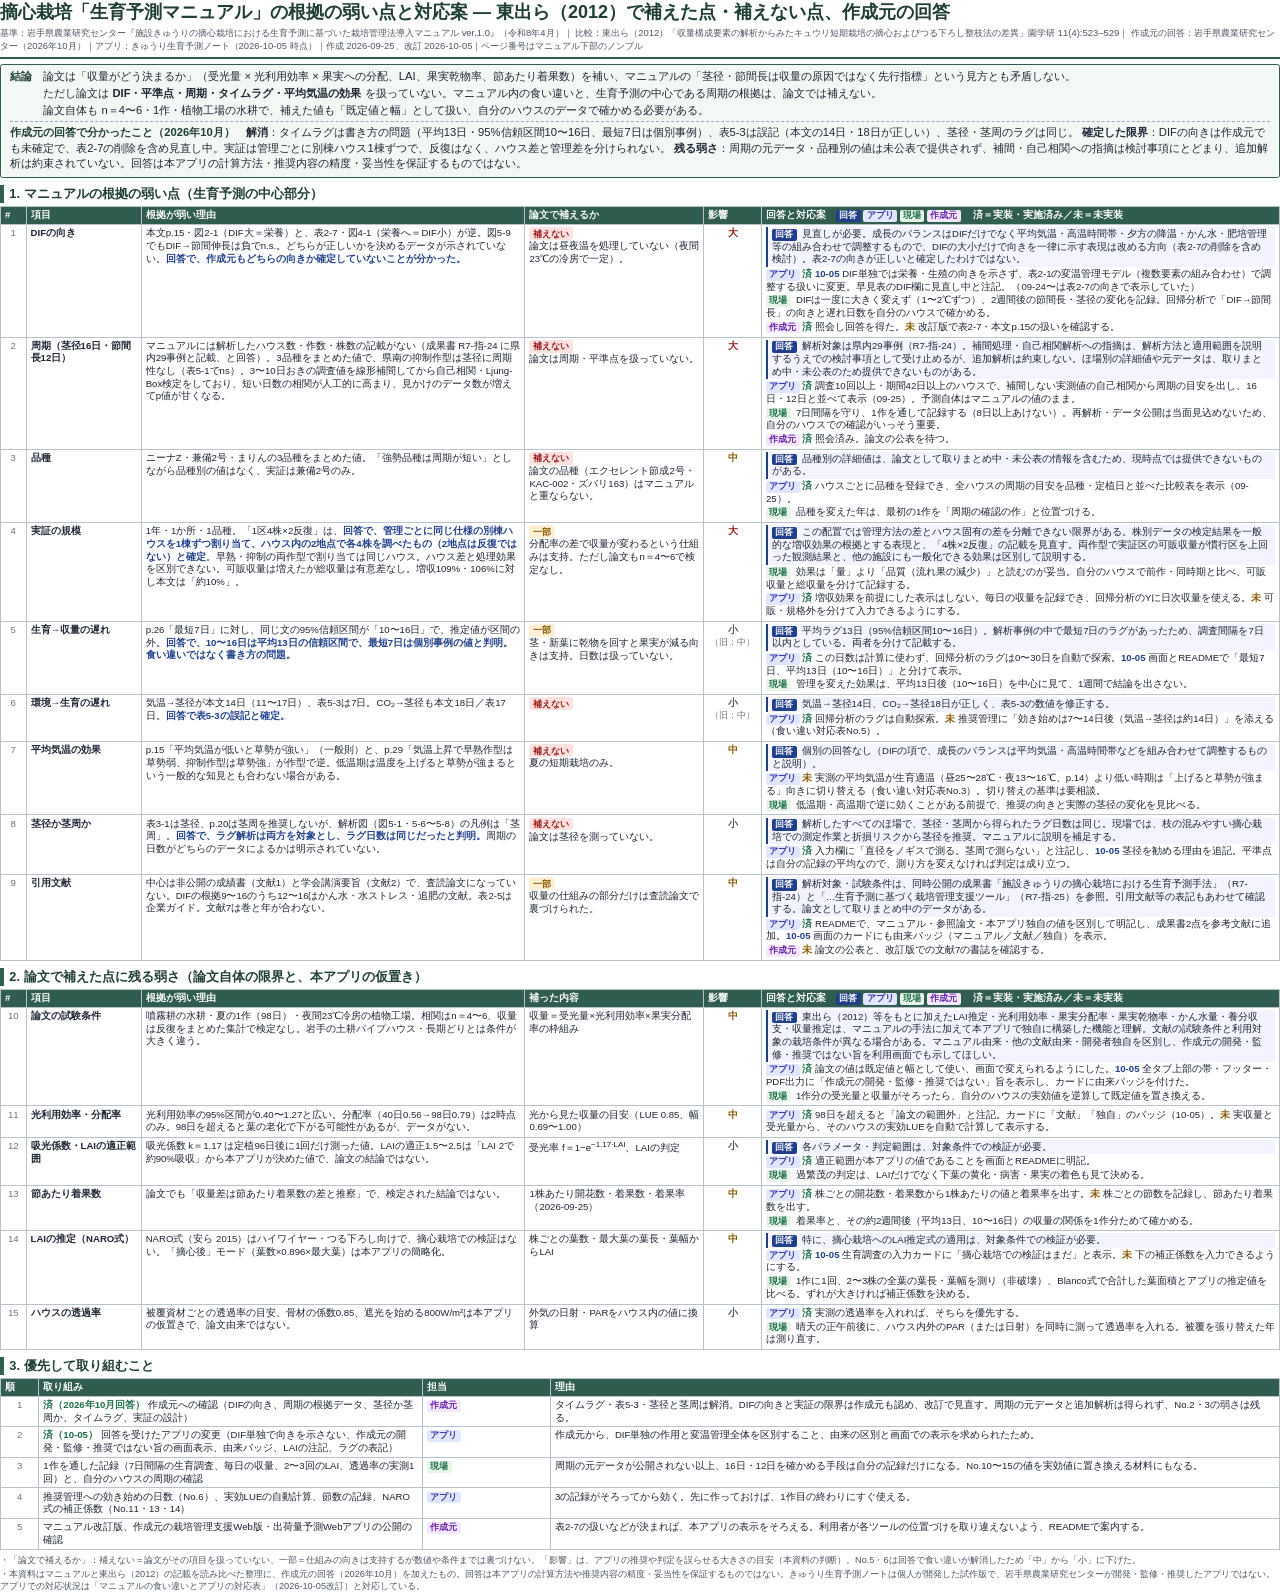
<file: tools/doc_src/【検証1】マニュアルの根拠の弱い点と対応案.html>
<!DOCTYPE html>
<html lang="ja">
<head>
<meta charset="utf-8">
<title>根拠の弱い点と対応案</title>
<style>
  @page { size: A4 landscape; margin: 7mm 9mm; }
  * { box-sizing: border-box; }
  html, body { margin: 0; padding: 0; }
  body { font-family: "Yu Gothic UI", "Yu Gothic", "Meiryo", sans-serif; font-size: 8.4pt; line-height: 1.4; color: #1d2433;
    -webkit-print-color-adjust: exact; print-color-adjust: exact; }
  header { border-bottom: 1.6pt solid #2f5d50; padding-bottom: 3pt; margin-bottom: 4pt; }
  h1 { font-size: 13.5pt; margin: 0; color: #1f3f36; }
  h2 { font-size: 9.6pt; margin: 5pt 0 2.5pt; color: #1f3f36; border-left: 3pt solid #2f5d50; padding-left: 4pt; }
  .meta { font-size: 7.1pt; color: #4b5563; line-height: 1.35; margin-top: 1.5pt; }
  .concl { border: .8pt solid #2f5d50; border-radius: 2pt; padding: 3pt 7pt; background: #f3f8f5; margin-bottom: 3pt; }
  .concl p { margin: 0 0 1pt; }
  .concl b.k { color: #1f3f36; }
  .concl .r { border-top: .5pt dashed #9aa9c9; margin-top: 2pt; padding-top: 2pt; }
  table { width: 100%; border-collapse: collapse; font-size: 7.2pt; line-height: 1.32; }
  th, td { border: .5pt solid #b8c2cc; padding: 1.6pt 3pt; vertical-align: top; text-align: left; }
  th { background: #2f5d50; color: #fff; font-weight: 700; }
  tr { break-inside: avoid; page-break-inside: avoid; }
  td.n { text-align: center; color: #6b7280; width: 2%; }
  td.item { width: 9%; font-weight: 700; }
  td.why { width: 30%; }
  td.pap { width: 14%; }
  td.imp { width: 4.5%; text-align: center; white-space: nowrap; }
  td.act { width: 40.5%; }
  .p { display: inline-block; padding: .3pt 3pt; border-radius: 2pt; font-weight: 700; font-size: 6.9pt; white-space: nowrap; }
  .p0 { background: #fde2e1; color: #9b1c1c; }
  .p1 { background: #fdf0d5; color: #8a5a00; }
  .p2 { background: #dcf1e5; color: #1f6f4a; }
  .hi { color: #9b1c1c; font-weight: 700; }
  .mid { color: #8a5a00; font-weight: 700; }
  .lo { color: #4b5563; font-weight: 700; }
  .was { display: block; font-size: 6.4pt; color: #6b7280; font-weight: 400; }
  .t { display: inline-block; font-size: 6.6pt; font-weight: 700; padding: 0 2.5pt; border-radius: 1.5pt; margin-right: 2pt; }
  .ta { background: #e0e7ff; color: #3730a3; }
  .tg { background: #e7f5e9; color: #1f6f4a; }
  .ts { background: #f3e8ff; color: #6b21a8; }
  .tr { background: #1f3f8a; color: #fff; }
  .done { color: #1f6f4a; font-weight: 700; }
  .todo { color: #8a5a00; font-weight: 700; }
  .act div { margin-bottom: .8pt; }
  .act div.ans { background: #f3f4ff; border-left: 2pt solid #1f3f8a; padding: .6pt 3pt; }
  .new { color: #1f3f8a; font-weight: 700; }
  footer { margin-top: 3pt; font-size: 6.9pt; color: #4b5563; }
  footer p { margin: 0 0 .8pt; }
  .pb { break-before: page; page-break-before: always; }
</style>
</head>
<body>
<header>
  <h1>摘心栽培「生育予測マニュアル」の根拠の弱い点と対応案 ― 東出ら（2012）で補えた点・補えない点、作成元の回答</h1>
  <div class="meta">基準：岩手県農業研究センター『施設きゅうりの摘心栽培における生育予測に基づいた栽培管理法導入マニュアル ver.1.0』（令和8年4月）｜
  比較：東出ら（2012）「収量構成要素の解析からみたキュウリ短期栽培の摘心およびつる下ろし整枝法の差異」園学研 11(4):523–529｜
  作成元の回答：岩手県農業研究センター（2026年10月）｜アプリ：きゅうり生育予測ノート（2026-10-05 時点）｜作成 2026-09-25、改訂 2026-10-05｜ページ番号はマニュアル下部のノンブル</div>
</header>

<div class="concl">
  <p><b class="k">結論</b>　論文は「収量がどう決まるか」（受光量 × 光利用効率 × 果実への分配、LAI、果実乾物率、節あたり着果数）を補い、マニュアルの「茎径・節間長は収量の原因ではなく先行指標」という見方とも矛盾しない。</p>
  <p>　　　ただし論文は <b>DIF・平準点・周期・タイムラグ・平均気温の効果</b> を扱っていない。マニュアル内の食い違いと、生育予測の中心である周期の根拠は、論文では補えない。</p>
  <p>　　　論文自体も n＝4〜6・1作・植物工場の水耕で、補えた値も「既定値と幅」として扱い、自分のハウスのデータで確かめる必要がある。</p>
  <p class="r"><b class="k">作成元の回答で分かったこと（2026年10月）</b>　<b>解消</b>：タイムラグは書き方の問題（平均13日・95%信頼区間10〜16日、最短7日は個別事例）、表5-3は誤記（本文の14日・18日が正しい）、茎径・茎周のラグは同じ。
  <b>確定した限界</b>：DIFの向きは作成元でも未確定で、表2-7の削除を含め見直し中。実証は管理ごとに別棟ハウス1棟ずつで、反復はなく、ハウス差と管理差を分けられない。
  <b>残る弱さ</b>：周期の元データ・品種別の値は未公表で提供されず、補間・自己相関への指摘は検討事項にとどまり、追加解析は約束されていない。回答は本アプリの計算方法・推奨内容の精度・妥当性を保証するものではない。</p>
</div>

<h2>1. マニュアルの根拠の弱い点（生育予測の中心部分）</h2>
<table>
<tr><th>#</th><th>項目</th><th>根拠が弱い理由</th><th>論文で補えるか</th><th>影響</th><th>回答と対応案　<span class="t tr">回答</span><span class="t ta">アプリ</span><span class="t tg">現場</span><span class="t ts">作成元</span>　済＝実装・実施済み／未＝未実装</th></tr>

<tr><td class="n">1</td><td class="item">DIFの向き</td>
<td class="why">本文p.15・図2-1（DIF大＝栄養）と、表2-7・図4-1（栄養へ＝DIF小）が逆。図5-9でもDIF→節間伸長は負でn.s.。どちらが正しいかを決めるデータが示されていない。<span class="new">回答で、作成元もどちらの向きか確定していないことが分かった。</span></td>
<td class="pap"><span class="p p0">補えない</span><br>論文は昼夜温を処理していない（夜間23℃の冷房で一定）。</td>
<td class="imp"><span class="hi">大</span></td>
<td class="act"><div class="ans"><span class="t tr">回答</span> 見直しが必要。成長のバランスはDIFだけでなく平均気温・高温時間帯・夕方の降温・かん水・肥培管理等の組み合わせで調整するもので、DIFの大小だけで向きを一律に示す表現は改める方向（表2-7の削除を含め検討）。表2-7の向きが正しいと確定したわけではない。</div>
<div><span class="t ta">アプリ</span><span class="done">済</span> <span class="new">10-05</span> DIF単独では栄養・生殖の向きを示さず、表2-1の変温管理モデル（複数要素の組み合わせ）で調整する扱いに変更。早見表のDIF欄に見直し中と注記。（09-24〜は表2-7の向きで表示していた）</div>
<div><span class="t tg">現場</span> DIFは一度に大きく変えず（1〜2℃ずつ）、2週間後の節間長・茎径の変化を記録。回帰分析で「DIF→節間長」の向きと遅れ日数を自分のハウスで確かめる。</div>
<div><span class="t ts">作成元</span><span class="done">済</span> 照会し回答を得た。<span class="todo">未</span> 改訂版で表2-7・本文p.15の扱いを確認する。</div></td></tr>

<tr><td class="n">2</td><td class="item">周期（茎径16日・節間長12日）</td>
<td class="why">マニュアルには解析したハウス数・作数・株数の記載がない（成果書 R7-指-24 に県内29事例と記載、と回答）。3品種をまとめた値で、県南の抑制作型は茎径に周期性なし（表5-1でns）。3〜10日おきの調査値を線形補間してから自己相関・Ljung-Box検定をしており、短い日数の相関が人工的に高まり、見かけのデータ数が増えてp値が甘くなる。</td>
<td class="pap"><span class="p p0">補えない</span><br>論文は周期・平準点を扱っていない。</td>
<td class="imp"><span class="hi">大</span></td>
<td class="act"><div class="ans"><span class="t tr">回答</span> 解析対象は県内29事例（R7-指-24）。補間処理・自己相関解析への指摘は、解析方法と適用範囲を説明するうえでの検討事項として受け止めるが、追加解析は約束しない。ほ場別の詳細値や元データは、取りまとめ中・未公表のため提供できないものがある。</div>
<div><span class="t ta">アプリ</span><span class="done">済</span> 調査10回以上・期間42日以上のハウスで、補間しない実測値の自己相関から周期の目安を出し、16日・12日と並べて表示（09-25）。予測自体はマニュアルの値のまま。</div>
<div><span class="t tg">現場</span> 7日間隔を守り、1作を通して記録する（8日以上あけない）。再解析・データ公開は当面見込めないため、自分のハウスでの確認がいっそう重要。</div>
<div><span class="t ts">作成元</span><span class="done">済</span> 照会済み。論文の公表を待つ。</div></td></tr>

<tr><td class="n">3</td><td class="item">品種</td>
<td class="why">ニーナZ・兼備2号・まりんの3品種をまとめた値。「強勢品種は周期が短い」としながら品種別の値はなく、実証は兼備2号のみ。</td>
<td class="pap"><span class="p p0">補えない</span><br>論文の品種（エクセレント節成2号・KAC-002・ズバリ163）はマニュアルと重ならない。</td>
<td class="imp"><span class="mid">中</span></td>
<td class="act"><div class="ans"><span class="t tr">回答</span> 品種別の詳細値は、論文として取りまとめ中・未公表の情報を含むため、現時点では提供できないものがある。</div>
<div><span class="t ta">アプリ</span><span class="done">済</span> ハウスごとに品種を登録でき、全ハウスの周期の目安を品種・定植日と並べた比較表を表示（09-25）。</div>
<div><span class="t tg">現場</span> 品種を変えた年は、最初の1作を「周期の確認の作」と位置づける。</div></td></tr>

<tr><td class="n">4</td><td class="item">実証の規模</td>
<td class="why">1年・1か所・1品種。「1区4株×2反復」は、<span class="new">回答で、管理ごとに同じ仕様の別棟ハウスを1棟ずつ割り当て、ハウス内の2地点で各4株を調べたもの（2地点は反復ではない）と確定</span>。早熟・抑制の両作型で割り当ては同じハウス。ハウス差と処理効果を区別できない。可販収量は増えたが総収量は有意差なし。増収109%・106%に対し本文は「約10%」。</td>
<td class="pap"><span class="p p1">一部</span><br>分配率の差で収量が変わるという仕組みは支持。ただし論文もn＝4〜6で検定なし。</td>
<td class="imp"><span class="hi">大</span></td>
<td class="act"><div class="ans"><span class="t tr">回答</span> この配置では管理方法の差とハウス固有の差を分離できない限界がある。株別データの検定結果を一般的な増収効果の根拠とする表現と、「4株×2反復」の記載を見直す。両作型で実証区の可販収量が慣行区を上回った観測結果と、他の施設にも一般化できる効果は区別して説明する。</div>
<div><span class="t tg">現場</span> 効果は「量」より「品質（流れ果の減少）」と読むのが妥当。自分のハウスで前作・同時期と比べ、可販収量と総収量を分けて記録する。</div>
<div><span class="t ta">アプリ</span><span class="done">済</span> 増収効果を前提にした表示はしない。毎日の収量を記録でき、回帰分析のYに日次収量を使える。<span class="todo">未</span> 可販・規格外を分けて入力できるようにする。</div></td></tr>

<tr><td class="n">5</td><td class="item">生育→収量の遅れ</td>
<td class="why">p.26「最短7日」に対し、同じ文の95%信頼区間が「10〜16日」で、推定値が区間の外。<span class="new">回答で、10〜16日は平均13日の信頼区間で、最短7日は個別事例の値と判明。食い違いではなく書き方の問題。</span></td>
<td class="pap"><span class="p p1">一部</span><br>茎・新葉に乾物を回すと果実が減る向きは支持。日数は扱っていない。</td>
<td class="imp"><span class="lo">小</span><span class="was">（旧：中）</span></td>
<td class="act"><div class="ans"><span class="t tr">回答</span> 平均ラグ13日（95%信頼区間10〜16日）。解析事例の中で最短7日のラグがあったため、調査間隔を7日以内としている。両者を分けて記載する。</div>
<div><span class="t ta">アプリ</span><span class="done">済</span> この日数は計算に使わず、回帰分析のラグは0〜30日を自動で探索。<span class="new">10-05</span> 画面とREADMEで「最短7日、平均13日（10〜16日）」と分けて表示。</div>
<div><span class="t tg">現場</span> 管理を変えた効果は、平均13日後（10〜16日）を中心に見て、1週間で結論を出さない。</div></td></tr>

<tr><td class="n">6</td><td class="item">環境→生育の遅れ</td>
<td class="why">気温→茎径が本文14日（11〜17日）、表5-3は7日。CO₂→茎径も本文18日／表17日。<span class="new">回答で表5-3の誤記と確定。</span></td>
<td class="pap"><span class="p p0">補えない</span></td>
<td class="imp"><span class="lo">小</span><span class="was">（旧：中）</span></td>
<td class="act"><div class="ans"><span class="t tr">回答</span> 気温→茎径14日、CO₂→茎径18日が正しく、表5-3の数値を修正する。</div>
<div><span class="t ta">アプリ</span><span class="done">済</span> 回帰分析のラグは自動探索。<span class="todo">未</span> 推奨管理に「効き始めは7〜14日後（気温→茎径は約14日）」を添える（食い違い対応表No.5）。</div></td></tr>

<tr><td class="n">7</td><td class="item">平均気温の効果</td>
<td class="why">p.15「平均気温が低いと草勢が強い」（一般則）と、p.29「気温上昇で早熟作型は草勢弱、抑制作型は草勢強」が作型で逆。低温期は温度を上げると草勢が強まるという一般的な知見とも合わない場合がある。</td>
<td class="pap"><span class="p p0">補えない</span><br>夏の短期栽培のみ。</td>
<td class="imp"><span class="mid">中</span></td>
<td class="act"><div class="ans"><span class="t tr">回答</span> 個別の回答なし（DIFの項で、成長のバランスは平均気温・高温時間帯などを組み合わせて調整するものと説明）。</div>
<div><span class="t ta">アプリ</span><span class="todo">未</span> 実測の平均気温が生育適温（昼25〜28℃・夜13〜16℃、p.14）より低い時期は「上げると草勢が強まる」向きに切り替える（食い違い対応表No.3）。切り替えの基準は要相談。</div>
<div><span class="t tg">現場</span> 低温期・高温期で逆に効くことがある前提で、推奨の向きと実際の茎径の変化を見比べる。</div></td></tr>

<tr><td class="n">8</td><td class="item">茎径か茎周か</td>
<td class="why">表3-1は茎径、p.20は茎周を推奨しないが、解析図（図5-1・5-6〜5-8）の凡例は「茎周」。<span class="new">回答で、ラグ解析は両方を対象とし、ラグ日数は同じだったと判明。</span>周期の日数がどちらのデータによるかは明示されていない。</td>
<td class="pap"><span class="p p0">補えない</span><br>論文は茎径を測っていない。</td>
<td class="imp"><span class="lo">小</span></td>
<td class="act"><div class="ans"><span class="t tr">回答</span> 解析したすべてのほ場で、茎径・茎周から得られたラグ日数は同じ。現場では、枝の混みやすい摘心栽培での測定作業と折損リスクから茎径を推奨。マニュアルに説明を補足する。</div>
<div><span class="t ta">アプリ</span><span class="done">済</span> 入力欄に「直径をノギスで測る。茎周で測らない」と注記し、<span class="new">10-05</span> 茎径を勧める理由を追記。平準点は自分の記録の平均なので、測り方を変えなければ判定は成り立つ。</div></td></tr>

<tr><td class="n">9</td><td class="item">引用文献</td>
<td class="why">中心は非公開の成績書（文献1）と学会講演要旨（文献2）で、査読論文になっていない。DIFの根拠9〜16のうち12〜16はかん水・水ストレス・追肥の文献。表2-5は企業ガイド。文献7は巻と年が合わない。</td>
<td class="pap"><span class="p p1">一部</span><br>収量の仕組みの部分だけは査読論文で裏づけられた。</td>
<td class="imp"><span class="mid">中</span></td>
<td class="act"><div class="ans"><span class="t tr">回答</span> 解析対象・試験条件は、同時公開の成果書「施設きゅうりの摘心栽培における生育予測手法」（R7-指-24）と「…生育予測に基づく栽培管理支援ツール」（R7-指-25）を参照。引用文献等の表記もあわせて確認する。論文として取りまとめ中のデータがある。</div>
<div><span class="t ta">アプリ</span><span class="done">済</span> READMEで、マニュアル・参照論文・本アプリ独自の値を区別して明記し、成果書2点を参考文献に追加。<span class="new">10-05</span> 画面のカードにも由来バッジ（マニュアル／文献／独自）を表示。</div>
<div><span class="t ts">作成元</span><span class="todo">未</span> 論文の公表と、改訂版での文献7の書誌を確認する。</div></td></tr>
</table>

<h2 class="pb">2. 論文で補えた点に残る弱さ（論文自体の限界と、本アプリの仮置き）</h2>
<table>
<tr><th>#</th><th>項目</th><th>根拠が弱い理由</th><th>補った内容</th><th>影響</th><th>回答と対応案　<span class="t tr">回答</span><span class="t ta">アプリ</span><span class="t tg">現場</span><span class="t ts">作成元</span>　済＝実装・実施済み／未＝未実装</th></tr>

<tr><td class="n">10</td><td class="item">論文の試験条件</td>
<td class="why">噴霧耕の水耕・夏の1作（98日）・夜間23℃冷房の植物工場。相関はn＝4〜6、収量は反復をまとめた集計で検定なし。岩手の土耕パイプハウス・長期どりとは条件が大きく違う。</td>
<td class="pap">収量＝受光量×光利用効率×果実分配率の枠組み</td>
<td class="imp"><span class="mid">中</span></td>
<td class="act"><div class="ans"><span class="t tr">回答</span> 東出ら（2012）等をもとに加えたLAI推定・光利用効率・果実分配率・果実乾物率・かん水量・養分収支・収量推定は、マニュアルの手法に加えて本アプリで独自に構築した機能と理解。文献の試験条件と利用対象の栽培条件が異なる場合がある。マニュアル由来・他の文献由来・開発者独自を区別し、作成元の開発・監修・推奨ではない旨を利用画面でも示してほしい。</div>
<div><span class="t ta">アプリ</span><span class="done">済</span> 論文の値は既定値と幅として使い、画面で変えられるようにした。<span class="new">10-05</span> 全タブ上部の帯・フッター・PDF出力に「作成元の開発・監修・推奨ではない」旨を表示し、カードに由来バッジを付けた。</div>
<div><span class="t tg">現場</span> 1作分の受光量と収量がそろったら、自分のハウスの実効値を逆算して既定値を置き換える。</div></td></tr>

<tr><td class="n">11</td><td class="item">光利用効率・分配率</td>
<td class="why">光利用効率の95%区間が0.40〜1.27と広い。分配率（40日0.56→98日0.79）は2時点のみ。98日を超えると葉の老化で下がる可能性があるが、データがない。</td>
<td class="pap">光から見た収量の目安（LUE 0.85、幅0.69〜1.00）</td>
<td class="imp"><span class="mid">中</span></td>
<td class="act"><div><span class="t ta">アプリ</span><span class="done">済</span> 98日を超えると「論文の範囲外」と注記。カードに「文献」「独自」のバッジ（10-05）。<span class="todo">未</span> 実収量と受光量から、そのハウスの実効LUEを自動で計算して表示する。</div></td></tr>

<tr><td class="n">12</td><td class="item">吸光係数・LAIの適正範囲</td>
<td class="why">吸光係数 k＝1.17 は定植96日後に1回だけ測った値。LAIの適正1.5〜2.5は「LAI 2で約90%吸収」から本アプリが決めた値で、論文の結論ではない。</td>
<td class="pap">受光率 f＝1−e<sup>−1.17·LAI</sup>、LAIの判定</td>
<td class="imp"><span class="lo">小</span></td>
<td class="act"><div class="ans"><span class="t tr">回答</span> 各パラメータ・判定範囲は、対象条件での検証が必要。</div>
<div><span class="t ta">アプリ</span><span class="done">済</span> 適正範囲が本アプリの値であることを画面とREADMEに明記。</div>
<div><span class="t tg">現場</span> 過繁茂の判定は、LAIだけでなく下葉の黄化・病害・果実の着色も見て決める。</div></td></tr>

<tr><td class="n">13</td><td class="item">節あたり着果数</td>
<td class="why">論文でも「収量差は節あたり着果数の差と推察」で、検定された結論ではない。</td>
<td class="pap">1株あたり開花数・着果数・着果率（2026-09-25）</td>
<td class="imp"><span class="mid">中</span></td>
<td class="act"><div><span class="t ta">アプリ</span><span class="done">済</span> 株ごとの開花数・着果数から1株あたりの値と着果率を出す。<span class="todo">未</span> 株ごとの節数を記録し、節あたり着果数を出す。</div>
<div><span class="t tg">現場</span> 着果率と、その約2週間後（平均13日、10〜16日）の収量の関係を1作分ためて確かめる。</div></td></tr>

<tr><td class="n">14</td><td class="item">LAIの推定（NARO式）</td>
<td class="why">NARO式（安ら 2015）はハイワイヤー・つる下ろし向けで、摘心栽培での検証はない。「摘心後」モード（葉数×0.896×最大葉）は本アプリの簡略化。</td>
<td class="pap">株ごとの葉数・最大葉の葉長・葉幅からLAI</td>
<td class="imp"><span class="mid">中</span></td>
<td class="act"><div class="ans"><span class="t tr">回答</span> 特に、摘心栽培へのLAI推定式の適用は、対象条件での検証が必要。</div>
<div><span class="t ta">アプリ</span><span class="done">済</span> <span class="new">10-05</span> 生育調査の入力カードに「摘心栽培での検証はまだ」と表示。<span class="todo">未</span> 下の補正係数を入力できるようにする。</div>
<div><span class="t tg">現場</span> 1作に1回、2〜3株の全葉の葉長・葉幅を測り（非破壊）、Blanco式で合計した葉面積とアプリの推定値を比べる。ずれが大きければ補正係数を決める。</div></td></tr>

<tr><td class="n">15</td><td class="item">ハウスの透過率</td>
<td class="why">被覆資材ごとの透過率の目安、骨材の係数0.85、遮光を始める800W/m²は本アプリの仮置きで、論文由来ではない。</td>
<td class="pap">外気の日射・PARをハウス内の値に換算</td>
<td class="imp"><span class="lo">小</span></td>
<td class="act"><div><span class="t ta">アプリ</span><span class="done">済</span> 実測の透過率を入れれば、そちらを優先する。</div>
<div><span class="t tg">現場</span> 晴天の正午前後に、ハウス内外のPAR（または日射）を同時に測って透過率を入れる。被覆を張り替えた年は測り直す。</div></td></tr>
</table>

<h2>3. 優先して取り組むこと</h2>
<table>
<tr><th style="width:3%">順</th><th style="width:30%">取り組み</th><th style="width:10%">担当</th><th>理由</th></tr>
<tr><td class="n">1</td><td><span class="done">済（2026年10月回答）</span> 作成元への確認（DIFの向き、周期の根拠データ、茎径か茎周か、タイムラグ、実証の設計）</td><td><span class="t ts">作成元</span></td><td>タイムラグ・表5-3・茎径と茎周は解消。DIFの向きと実証の限界は作成元も認め、改訂で見直す。周期の元データと追加解析は得られず、No.2・3の弱さは残る。</td></tr>
<tr><td class="n">2</td><td><span class="done">済（10-05）</span> 回答を受けたアプリの変更（DIF単独で向きを示さない、作成元の開発・監修・推奨ではない旨の画面表示、由来バッジ、LAIの注記、ラグの表記）</td><td><span class="t ta">アプリ</span></td><td>作成元から、DIF単独の作用と変温管理全体を区別すること、由来の区別と画面での表示を求められたため。</td></tr>
<tr><td class="n">3</td><td>1作を通した記録（7日間隔の生育調査、毎日の収量、2〜3回のLAI、透過率の実測1回）と、自分のハウスの周期の確認</td><td><span class="t tg">現場</span></td><td>周期の元データが公開されない以上、16日・12日を確かめる手段は自分の記録だけになる。No.10〜15の値を実効値に置き換える材料にもなる。</td></tr>
<tr><td class="n">4</td><td>推奨管理への効き始めの日数（No.6）、実効LUEの自動計算、節数の記録、NARO式の補正係数（No.11・13・14）</td><td><span class="t ta">アプリ</span></td><td>3の記録がそろってから効く。先に作っておけば、1作目の終わりにすぐ使える。</td></tr>
<tr><td class="n">5</td><td>マニュアル改訂版、作成元の栽培管理支援Web版・出荷量予測Webアプリの公開の確認</td><td><span class="t ts">作成元</span></td><td>表2-7の扱いなどが決まれば、本アプリの表示をそろえる。利用者が各ツールの位置づけを取り違えないよう、READMEで案内する。</td></tr>
</table>

<footer>
<p>・「論文で補えるか」：補えない＝論文がその項目を扱っていない、一部＝仕組みの向きは支持するが数値や条件までは裏づけない。「影響」は、アプリの推奨や判定を誤らせる大きさの目安（本資料の判断）。No.5・6は回答で食い違いが解消したため「中」から「小」に下げた。</p>
<p>・本資料はマニュアルと東出ら（2012）の記載を読み比べた整理に、作成元の回答（2026年10月）を加えたもの。回答は本アプリの計算方法や推奨内容の精度・妥当性を保証するものではない。きゅうり生育予測ノートは個人が開発した試作版で、岩手県農業研究センターが開発・監修・推奨したアプリではない。アプリでの対応状況は「マニュアルの食い違いとアプリの対応表」（2026-10-05改訂）と対応している。</p>
</footer>
</body>
</html>
</file>
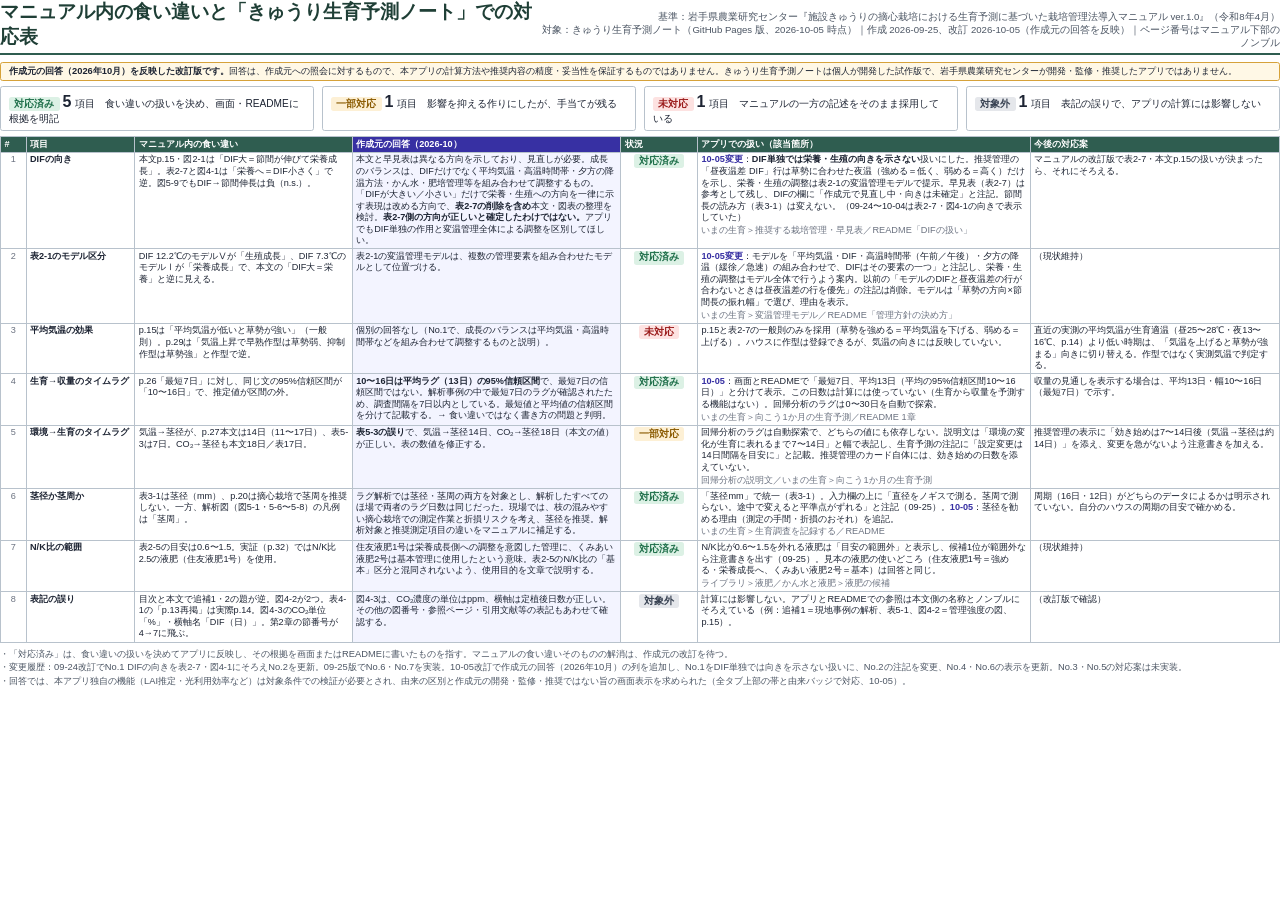
<file: tools/doc_src/【検証2】マニュアルの食い違いとアプリの対応表.html>
<!DOCTYPE html>
<html lang="ja">
<head>
<meta charset="utf-8">
<title>マニュアルの食い違いとアプリの対応表</title>
<style>
  @page { size: A4 landscape; margin: 6mm 8mm; }
  * { box-sizing: border-box; }
  html, body { margin: 0; padding: 0; }
  body {
    font-family: "Yu Gothic UI", "Yu Gothic", "Meiryo", sans-serif;
    font-size: 8.2pt; line-height: 1.32; color: #1d2433;
    -webkit-print-color-adjust: exact; print-color-adjust: exact;
  }
  header { display: flex; justify-content: space-between; align-items: flex-end; border-bottom: 1.6pt solid #2f5d50; padding-bottom: 3pt; margin-bottom: 5pt; }
  h1 { font-size: 14pt; margin: 0; color: #1f3f36; }
  .meta { font-size: 7.2pt; color: #4b5563; text-align: right; }
  .summary { display: flex; gap: 6pt; margin-bottom: 4pt; font-size: 7.6pt; }
  .summary .box { flex: 1; border: .6pt solid #b8c2cc; border-radius: 2pt; padding: 3pt 6pt; }
  .summary .box b { font-size: 12pt; margin-right: 3pt; }
  .summary p { margin: 0; }
  table { width: 100%; border-collapse: collapse; font-size: 6.85pt; line-height: 1.26; }
  th, td { border: .5pt solid #b8c2cc; padding: 1.2pt 2.6pt; vertical-align: top; text-align: left; }
  th { background: #2f5d50; color: #fff; font-weight: 700; }
  th.ans { background: #3730a3; }
  tr { break-inside: avoid; page-break-inside: avoid; }
  td.n { text-align: center; color: #6b7280; width: 2%; }
  td.item { width: 8.5%; font-weight: 700; }
  td.man { width: 17%; }
  td.ans { width: 21%; background: #f3f4ff; }
  td.st { width: 6%; text-align: center; white-space: nowrap; }
  td.app { width: 26%; }
  td.next { width: 19.5%; }
  .s { display: inline-block; padding: .5pt 4pt; border-radius: 2pt; font-weight: 700; font-size: 7.4pt; }
  .done { background: #dcf1e5; color: #1f6f4a; }
  .part { background: #fdf0d5; color: #8a5a00; }
  .none { background: #fde2e1; color: #9b1c1c; }
  .na   { background: #e5e7eb; color: #374151; }
  .new { color: #3730a3; font-weight: 700; }
  .where { display: block; color: #6b7280; font-size: 6.9pt; margin-top: 1pt; }
  .disc { border: .6pt solid #d6a23a; background: #fff8e6; border-radius: 2pt; padding: 1.8pt 6pt; margin-bottom: 4pt; font-size: 7pt; }
  footer { margin-top: 4pt; font-size: 7pt; color: #4b5563; }
  footer p { margin: 0 0 1pt; }
</style>
</head>
<body>
<header>
  <h1>マニュアル内の食い違いと「きゅうり生育予測ノート」での対応表</h1>
  <div class="meta">基準：岩手県農業研究センター『施設きゅうりの摘心栽培における生育予測に基づいた栽培管理法導入マニュアル ver.1.0』（令和8年4月）<br>
  対象：きゅうり生育予測ノート（GitHub Pages 版、2026-10-05 時点）｜作成 2026-09-25、改訂 2026-10-05（作成元の回答を反映）｜ページ番号はマニュアル下部のノンブル</div>
</header>

<div class="disc"><b>作成元の回答（2026年10月）を反映した改訂版です。</b>回答は、作成元への照会に対するもので、本アプリの計算方法や推奨内容の精度・妥当性を保証するものではありません。きゅうり生育予測ノートは個人が開発した試作版で、岩手県農業研究センターが開発・監修・推奨したアプリではありません。</div>

<div class="summary">
  <div class="box"><p><span class="s done">対応済み</span> <b>5</b>項目　食い違いの扱いを決め、画面・READMEに根拠を明記</p></div>
  <div class="box"><p><span class="s part">一部対応</span> <b>1</b>項目　影響を抑える作りにしたが、手当てが残る</p></div>
  <div class="box"><p><span class="s none">未対応</span> <b>1</b>項目　マニュアルの一方の記述をそのまま採用している</p></div>
  <div class="box"><p><span class="s na">対象外</span> <b>1</b>項目　表記の誤りで、アプリの計算には影響しない</p></div>
</div>

<table>
<tr><th>#</th><th>項目</th><th>マニュアル内の食い違い</th><th class="ans">作成元の回答（2026-10）</th><th>状況</th><th>アプリでの扱い（該当箇所）</th><th>今後の対応案</th></tr>

<tr><td class="n">1</td><td class="item">DIFの向き</td>
<td class="man">本文p.15・図2-1は「DIF大＝節間が伸びて栄養成長」。表2-7と図4-1は「栄養へ＝DIF小さく」で逆。図5-9でもDIF→節間伸長は負（n.s.）。</td>
<td class="ans">本文と早見表は異なる方向を示しており、見直しが必要。成長のバランスは、DIFだけでなく平均気温・高温時間帯・夕方の降温方法・かん水・肥培管理等を組み合わせて調整するもの。「DIFが大きい／小さい」だけで栄養・生殖への方向を一律に示す表現は改める方向で、<b>表2-7の削除を含め</b>本文・図表の整理を検討。<b>表2-7側の方向が正しいと確定したわけではない。</b>アプリでもDIF単独の作用と変温管理全体による調整を区別してほしい。</td>
<td class="st"><span class="s done">対応済み</span></td>
<td class="app"><span class="new">10-05変更</span>：<b>DIF単独では栄養・生殖の向きを示さない</b>扱いにした。推奨管理の「昼夜温差 DIF」行は草勢に合わせた夜温（強める＝低く、弱める＝高く）だけを示し、栄養・生殖の調整は表2-1の変温管理モデルで提示。早見表（表2-7）は参考として残し、DIFの欄に「作成元で見直し中・向きは未確定」と注記。節間長の読み方（表3-1）は変えない。（09-24〜10-04は表2-7・図4-1の向きで表示していた）<span class="where">いまの生育＞推奨する栽培管理・早見表／README「DIFの扱い」</span></td>
<td class="next">マニュアルの改訂版で表2-7・本文p.15の扱いが決まったら、それにそろえる。</td></tr>

<tr><td class="n">2</td><td class="item">表2-1のモデル区分</td>
<td class="man">DIF 12.2℃のモデルⅤが「生殖成長」、DIF 7.3℃のモデルⅠが「栄養成長」で、本文の「DIF大＝栄養」と逆に見える。</td>
<td class="ans">表2-1の変温管理モデルは、複数の管理要素を組み合わせたモデルとして位置づける。</td>
<td class="st"><span class="s done">対応済み</span></td>
<td class="app"><span class="new">10-05変更</span>：モデルを「平均気温・DIF・高温時間帯（午前／午後）・夕方の降温（緩徐／急速）の組み合わせで、DIFはその要素の一つ」と注記し、栄養・生殖の調整はモデル全体で行うよう案内。以前の「モデルのDIFと昼夜温差の行が合わないときは昼夜温差の行を優先」の注記は削除。モデルは「草勢の方向×節間長の振れ幅」で選び、理由を表示。<span class="where">いまの生育＞変温管理モデル／README「管理方針の決め方」</span></td>
<td class="next">（現状維持）</td></tr>

<tr><td class="n">3</td><td class="item">平均気温の効果</td>
<td class="man">p.15は「平均気温が低いと草勢が強い」（一般則）。p.29は「気温上昇で早熟作型は草勢弱、抑制作型は草勢強」と作型で逆。</td>
<td class="ans">個別の回答なし（No.1で、成長のバランスは平均気温・高温時間帯などを組み合わせて調整するものと説明）。</td>
<td class="st"><span class="s none">未対応</span></td>
<td class="app">p.15と表2-7の一般則のみを採用（草勢を強める＝平均気温を下げる、弱める＝上げる）。ハウスに作型は登録できるが、気温の向きには反映していない。</td>
<td class="next">直近の実測の平均気温が生育適温（昼25〜28℃・夜13〜16℃、p.14）より低い時期は、「気温を上げると草勢が強まる」向きに切り替える。作型ではなく実測気温で判定する。</td></tr>

<tr><td class="n">4</td><td class="item">生育→収量のタイムラグ</td>
<td class="man">p.26「最短7日」に対し、同じ文の95%信頼区間が「10〜16日」で、推定値が区間の外。</td>
<td class="ans"><b>10〜16日は平均ラグ（13日）の95%信頼区間</b>で、最短7日の信頼区間ではない。解析事例の中で最短7日のラグが確認されたため、調査間隔を7日以内としている。最短値と平均値の信頼区間を分けて記載する。→ 食い違いではなく書き方の問題と判明。</td>
<td class="st"><span class="s done">対応済み</span></td>
<td class="app"><span class="new">10-05</span>：画面とREADMEで「最短7日、平均13日（平均の95%信頼区間10〜16日）」と分けて表示。この日数は計算には使っていない（生育から収量を予測する機能はない）。回帰分析のラグは0〜30日を自動で探索。<span class="where">いまの生育＞向こう1か月の生育予測／README 1章</span></td>
<td class="next">収量の見通しを表示する場合は、平均13日・幅10〜16日（最短7日）で示す。</td></tr>

<tr><td class="n">5</td><td class="item">環境→生育のタイムラグ</td>
<td class="man">気温→茎径が、p.27本文は14日（11〜17日）、表5-3は7日。CO₂→茎径も本文18日／表17日。</td>
<td class="ans"><b>表5-3の誤り</b>で、気温→茎径14日、CO₂→茎径18日（本文の値）が正しい。表の数値を修正する。</td>
<td class="st"><span class="s part">一部対応</span></td>
<td class="app">回帰分析のラグは自動探索で、どちらの値にも依存しない。説明文は「環境の変化が生育に表れるまで7〜14日」と幅で表記し、生育予測の注記に「設定変更は14日間隔を目安に」と記載。推奨管理のカード自体には、効き始めの日数を添えていない。<span class="where">回帰分析の説明文／いまの生育＞向こう1か月の生育予測</span></td>
<td class="next">推奨管理の表示に「効き始めは7〜14日後（気温→茎径は約14日）」を添え、変更を急がないよう注意書きを加える。</td></tr>

<tr><td class="n">6</td><td class="item">茎径か茎周か</td>
<td class="man">表3-1は茎径（mm）、p.20は摘心栽培で茎周を推奨しない。一方、解析図（図5-1・5-6〜5-8）の凡例は「茎周」。</td>
<td class="ans">ラグ解析では茎径・茎周の両方を対象とし、解析したすべてのほ場で両者のラグ日数は同じだった。現場では、枝の混みやすい摘心栽培での測定作業と折損リスクを考え、茎径を推奨。解析対象と推奨測定項目の違いをマニュアルに補足する。</td>
<td class="st"><span class="s done">対応済み</span></td>
<td class="app">「茎径mm」で統一（表3-1）。入力欄の上に「直径をノギスで測る。茎周で測らない。途中で変えると平準点がずれる」と注記（09-25）。<span class="new">10-05</span>：茎径を勧める理由（測定の手間・折損のおそれ）を追記。<span class="where">いまの生育＞生育調査を記録する／README</span></td>
<td class="next">周期（16日・12日）がどちらのデータによるかは明示されていない。自分のハウスの周期の目安で確かめる。</td></tr>

<tr><td class="n">7</td><td class="item">N/K比の範囲</td>
<td class="man">表2-5の目安は0.6〜1.5。実証（p.32）ではN/K比2.5の液肥（住友液肥1号）を使用。</td>
<td class="ans">住友液肥1号は栄養成長側への調整を意図した管理に、くみあい液肥2号は基本管理に使用したという意味。表2-5のN/K比の「基本」区分と混同されないよう、使用目的を文章で説明する。</td>
<td class="st"><span class="s done">対応済み</span></td>
<td class="app">N/K比が0.6〜1.5を外れる液肥は「目安の範囲外」と表示し、候補1位が範囲外なら注意書きを出す（09-25）。見本の液肥の使いどころ（住友液肥1号＝強める・栄養成長へ、くみあい液肥2号＝基本）は回答と同じ。<span class="where">ライブラリ＞液肥／かん水と液肥＞液肥の候補</span></td>
<td class="next">（現状維持）</td></tr>

<tr><td class="n">8</td><td class="item">表記の誤り</td>
<td class="man">目次と本文で追補1・2の題が逆。図4-2が2つ。表4-1の「p.13再掲」は実際p.14。図4-3のCO₂単位「%」・横軸名「DIF（日）」。第2章の節番号が4→7に飛ぶ。</td>
<td class="ans">図4-3は、CO₂濃度の単位はppm、横軸は定植後日数が正しい。その他の図番号・参照ページ・引用文献等の表記もあわせて確認する。</td>
<td class="st"><span class="s na">対象外</span></td>
<td class="app">計算には影響しない。アプリとREADMEでの参照は本文側の名称とノンブルにそろえている（例：追補1＝現地事例の解析、表5-1、図4-2＝管理強度の図、p.15）。</td>
<td class="next">（改訂版で確認）</td></tr>
</table>

<footer>
<p>・「対応済み」は、食い違いの扱いを決めてアプリに反映し、その根拠を画面またはREADMEに書いたものを指す。マニュアルの食い違いそのものの解消は、作成元の改訂を待つ。</p>
<p>・変更履歴：09-24改訂でNo.1 DIFの向きを表2-7・図4-1にそろえNo.2を更新。09-25版でNo.6・No.7を実装。10-05改訂で作成元の回答（2026年10月）の列を追加し、No.1をDIF単独では向きを示さない扱いに、No.2の注記を変更、No.4・No.6の表示を更新。No.3・No.5の対応案は未実装。</p>
<p>・回答では、本アプリ独自の機能（LAI推定・光利用効率など）は対象条件での検証が必要とされ、由来の区別と作成元の開発・監修・推奨ではない旨の画面表示を求められた（全タブ上部の帯と由来バッジで対応、10-05）。</p>
</footer>
</body>
</html>
</file>
